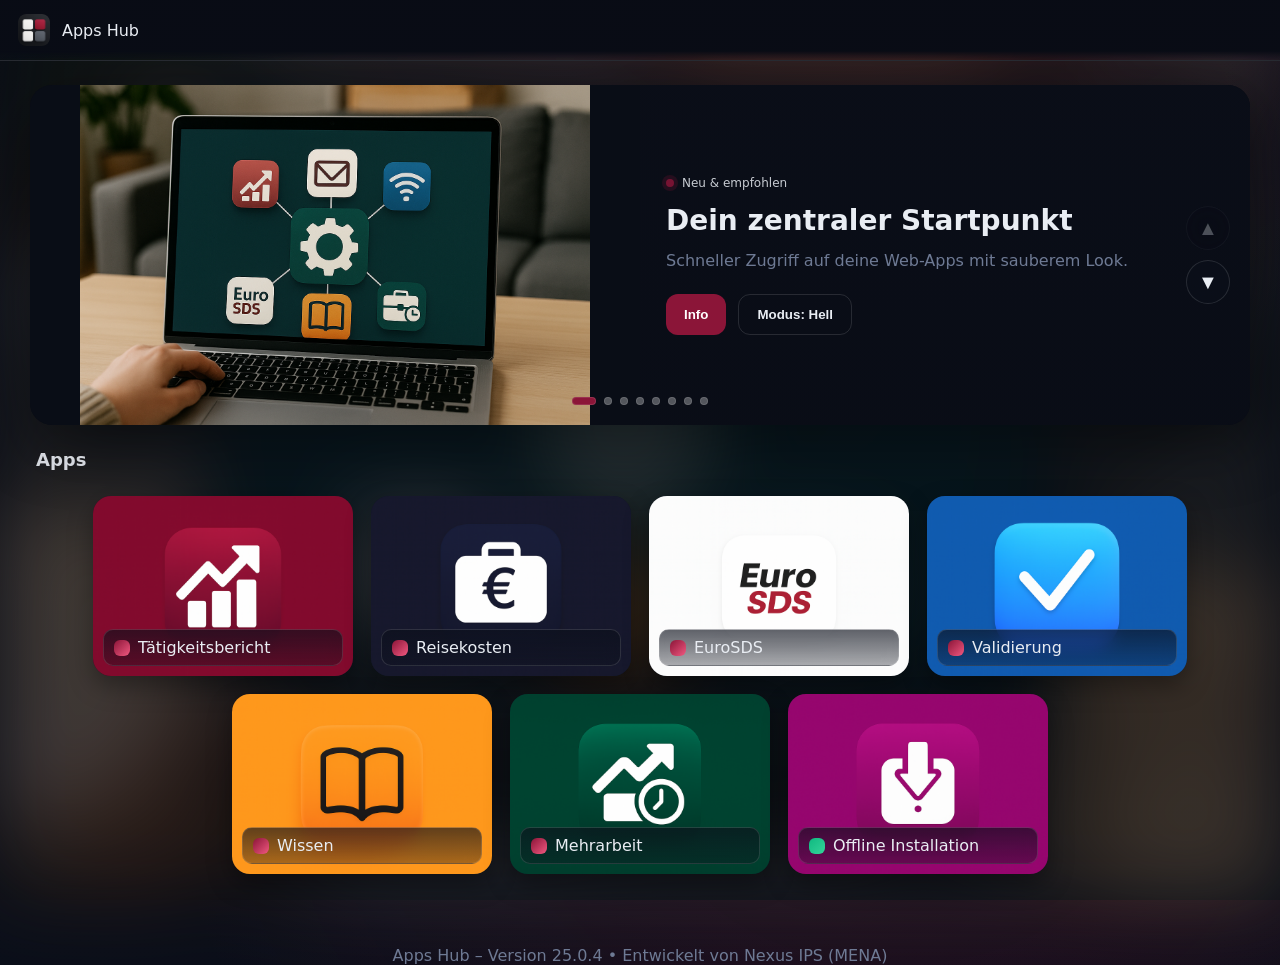
<file: Apps-Hub.html>
<!DOCTYPE html>
<html data-theme="dark" lang="de">
<head>
<meta charset="utf-8" />
<meta name="viewport" content="width=device-width,initial-scale=1,maximum-scale=1,user-scalable=no" />
<title>Apps Hub</title>

<meta name="theme-color" content="#8B1538" />

<style>
:root{
  --brand:#8B1538;
  --bg:#0b0f1a;
  --surface:#111826;
  --text:#e9edf3;
  --muted:#6e7a94;
  --border:rgba(255,255,255,.12);
  --glassA:rgba(12,16,27,.65);
  --glassB:rgba(12,16,27,.35);
  --radius:22px;
  --gap:18px;
  --card-w:260px;
  --card-h:180px;
  --scale-hover:1.06;
  --scale-focus:1.10;
}

html[data-theme="light"]{
  --bg:#f4f6fb;
  --surface:#ffffff;
  --text:#0f172a;
  --muted:#4b556b;
  --border:rgba(15,23,42,.12);
  --glassA:rgba(255,255,255,.75);
  --glassB:rgba(255,255,255,.55);
}

*{box-sizing:border-box;}
html,body{height:100%;}

body{
  margin:0;
  font-family:system-ui,-apple-system,"Segoe UI",Roboto,Arial,sans-serif;
  color:var(--text);
  background:
    radial-gradient(1200px 800px at 70% -10%, color-mix(in srgb,var(--brand),transparent 85%) 15%, transparent 60%),
    linear-gradient(180deg,var(--bg) 0%,color-mix(in srgb,var(--bg),#000 8%) 100%);
  overflow-x:hidden;
}

.backdrop{
  position:fixed; inset:0; z-index:-1;
  pointer-events:none;
  background:center/cover no-repeat;
  filter:blur(40px) saturate(120%) brightness(75%);
  opacity:.35;
  transition:background-image .35s ease;
}

/* HEADER */
header{
  position:sticky; top:0; z-index:10;
  backdrop-filter:blur(12px) saturate(160%);
  background:linear-gradient(180deg, color-mix(in srgb,var(--bg),#000 20%) 85%, transparent);
  border-bottom:1px solid var(--border);
}
.topbar{
  max-width:1400px;
  margin:0 auto;
  padding:14px 18px;
  display:flex;
  align-items:center;
  gap:12px;
}
.logo{
  width:32px; height:32px;
  border-radius:8px;
  overflow:hidden;
}
.logo img{
  width:100%; height:100%; object-fit:contain;
}

/* PAGE */
.page{
  max-width:1400px;
  margin:24px auto 90px;
  padding:0 30px;
}

/* HERO CAROUSEL */
.hero-container{
  position:relative; /* Normal position - scrollt mit der Seite */
  margin:10px 0 6px;
  border-radius:var(--radius);
  overflow:hidden;
  background:color-mix(in srgb,var(--bg),#000 20%);
  box-shadow:0 20px 60px rgba(0,0,0,.35);
}

.hero-wrapper{
  position:relative;
  /* Keine feste Höhe - passt sich automatisch an */
}

.hero{
  display:none; /* Komplett versteckt */
  grid-template-columns:minmax(280px,1fr) minmax(380px,1fr);
  animation:fadeIn 0.5s ease;
}

.hero.active{
  display:grid; /* Nur aktiver Slide sichtbar */
}

@keyframes fadeIn{
  from{
    opacity:0;
    transform:translateY(20px);
  }
  to{
    opacity:1;
    transform:translateY(0);
  }
}

.hero .art{
  min-height:340px;
  background-position:center center;
  background-size:contain;
  background-repeat:no-repeat;
  background-color:color-mix(in srgb,var(--bg),#000 16%);
}
.hero .info{
  padding:28px 26px;
  display:flex;
  flex-direction:column;
  justify-content:center;
  gap:14px;
  background:linear-gradient(180deg, color-mix(in srgb,var(--bg),#000 10%) 0%, color-mix(in srgb,var(--bg),#000 15%) 100%);
}
.badge{
  display:inline-flex; align-items:center; gap:8px;
  font-size:12px; opacity:.85;
}
.badge .dot{
  width:8px; height:8px; border-radius:50%;
  background:var(--brand);
  box-shadow:0 0 0 4px color-mix(in srgb,var(--brand),transparent 75%);
}
.hero h1{margin:0; font-size:28px;}
.hero p{margin:0; color:var(--muted);}
.actions{display:flex; gap:12px; margin-top:10px; flex-wrap:wrap;}
.btn{
  border:none; padding:12px 18px;
  border-radius:12px; font-weight:700;
  cursor:pointer;
  transition:all 0.2s ease;
}
.btn:hover{
  transform:translateY(-2px);
  box-shadow:0 4px 12px rgba(0,0,0,.3);
}
.btn.primary{background:var(--brand); color:#fff;}
.btn.ghost{background:transparent; color:var(--text); border:1px solid var(--border);}

/* HERO NAVIGATION */
.hero-nav{
  position:absolute;
  right:20px;
  top:50%;
  transform:translateY(-50%);
  z-index:5;
  display:flex;
  flex-direction:column;
  gap:10px;
}

.hero-nav-btn{
  width:44px;
  height:44px;
  border:none;
  border-radius:50%;
  background:var(--glassA);
  backdrop-filter:blur(12px);
  border:1px solid var(--border);
  color:var(--text);
  cursor:pointer;
  display:flex;
  align-items:center;
  justify-content:center;
  transition:all 0.2s ease;
  font-size:20px;
}

.hero-nav-btn:hover{
  background:var(--brand);
  transform:scale(1.1);
}

.hero-nav-btn:active{
  transform:scale(0.95);
}

.hero-nav-btn:disabled{
  opacity:0.3;
  cursor:not-allowed;
  background:var(--glassB);
}

/* HERO INDICATORS */
.hero-indicators{
  position:absolute;
  bottom:20px;
  left:50%;
  transform:translateX(-50%);
  display:flex;
  gap:8px;
  z-index:5;
}

.hero-indicator{
  width:8px;
  height:8px;
  border-radius:50%;
  background:rgba(255,255,255,.3);
  border:1px solid var(--border);
  cursor:pointer;
  transition:all 0.3s ease;
}

.hero-indicator.active{
  width:24px;
  border-radius:4px;
  background:var(--brand);
}

/* APPS */
.row{margin-top:24px;}
.row h2{font-size:18px; margin:0 0 10px 6px; opacity:.9;}

.strip{
  display:flex;
  gap:var(--gap);
  justify-content:center;
  flex-wrap:wrap;
  padding:16px 60px 32px;
}

.card{
  position:relative;
  width:var(--card-w); height:var(--card-h);
  border-radius:18px;
  background:var(--surface);
  overflow:hidden;
  cursor:pointer;
  flex-shrink:0;
  box-shadow:0 10px 24px rgba(0,0,0,.35);
  transition:transform 0.2s ease;
}

.card:hover{
  transform:translateY(-4px);
}

.thumb{
  position:absolute; inset:0;
  background:center/cover no-repeat;
}

.label{
  position:absolute; left:10px; right:10px; bottom:10px;
  padding:8px 10px;
  display:flex; align-items:center;
  gap:8px;
  background:linear-gradient(180deg,var(--glassA),var(--glassB));
  border-radius:10px;
  backdrop-filter:blur(8px);
  border:1px solid var(--border);
}

.label .ico{
  width:16px; height:16px; border-radius:6px;
  background:linear-gradient(135deg,var(--brand),#f05880);
}

/* ===== UNIVERSAL HANDY FIX – GILT FÜR ALLE SMARTPHONES ===== */
@media(max-width: 820px){

  .page{
    padding:0 14px;
  }

  .hero-wrapper{
    height:auto;
    min-height:300px;
  }

  .hero{
    grid-template-columns:1fr !important;
    border-radius:var(--radius);
  }

  .hero .art{
    min-height:40vh !important;
    background-position:center !important;
    background-size:contain !important;
  }

  .hero-nav{
    right:10px;
  }

  .hero-nav-btn{
    width:36px;
    height:36px;
    font-size:16px;
  }

  #apps .strip{
    display:grid !important;
    grid-template-columns:repeat(2, 1fr) !important;
    gap:12px !important;
    padding:16px 10px !important;
  }

  #apps .card{
    width:100% !important;
    height:180px !important;
  }
}

/* FOOTER */
footer{
  text-align:center;
  color:var(--muted);
  margin:40px 0;
}

/* MODAL */
.modal{
  display:none;
  position:fixed;
  inset:0;
  z-index:100;
  background:rgba(0,0,0,.85);
  backdrop-filter:blur(8px);
  padding:20px;
  overflow-y:auto;
}

.modal.active{
  display:flex;
  align-items:center;
  justify-content:center;
}

.modal-content{
  background:var(--surface);
  border-radius:var(--radius);
  max-width:700px;
  width:100%;
  max-height:90vh; /* Maximale Höhe begrenzen */
  padding:32px;
  position:relative;
  box-shadow:0 20px 60px rgba(0,0,0,.5);
  animation:modalFadeIn 0.3s ease;
  overflow-y:auto; /* Scrollen ermöglichen */
}

@keyframes modalFadeIn{
  from{
    opacity:0;
    transform:translateY(-20px);
  }
  to{
    opacity:1;
    transform:translateY(0);
  }
}

.modal-header{
  display:flex;
  justify-content:space-between;
  align-items:center;
  margin-bottom:24px;
  padding-bottom:16px;
  border-bottom:1px solid var(--border);
  position:sticky;
  top:-32px;
  background:var(--surface);
  z-index:10;
  margin-top:-32px;
  padding-top:32px;
  margin-left:-32px;
  margin-right:-32px;
  padding-left:32px;
  padding-right:32px;
}

.modal-header h2{
  margin:0;
  font-size:24px;
  color:var(--text);
}

.modal-close{
  background:transparent;
  border:none;
  font-size:28px;
  color:var(--muted);
  cursor:pointer;
  width:36px;
  height:36px;
  display:flex;
  align-items:center;
  justify-content:center;
  border-radius:8px;
  transition:all 0.2s ease;
}

.modal-close:hover{
  background:var(--border);
  color:var(--text);
}

.modal-body{
  color:var(--text);
  line-height:1.7;
}

.modal-body h3{
  color:var(--brand);
  margin:24px 0 12px 0;
  font-size:18px;
}

.modal-body h3:first-child{
  margin-top:0;
}

.modal-body p{
  margin:12px 0;
  color:var(--muted);
}

.modal-body ol, .modal-body ul{
  margin:12px 0;
  padding-left:24px;
}

.modal-body li{
  margin:8px 0;
  color:var(--muted);
}

.modal-body code{
  background:color-mix(in srgb,var(--brand),transparent 85%);
  padding:2px 8px;
  border-radius:4px;
  font-size:14px;
  color:var(--text);
}

.icon-check{
  color:#10b981;
  margin-right:8px;
}

/* EUROSDS MODAL */
.modal-eurosds{
  display:none;
  position:fixed;
  inset:0;
  z-index:100;
  background:rgba(0,0,0,.85);
  backdrop-filter:blur(8px);
  padding:20px;
  align-items:center;
  justify-content:center;
}

.modal-eurosds.active{
  display:flex;
}

.modal-eurosds-content{
  background:var(--surface);
  border-radius:var(--radius);
  max-width:500px;
  width:100%;
  padding:32px;
  position:relative;
  box-shadow:0 20px 60px rgba(0,0,0,.5);
  animation:modalFadeIn 0.3s ease;
}

.modal-eurosds-header{
  display:flex;
  justify-content:space-between;
  align-items:center;
  margin-bottom:20px;
  padding-bottom:16px;
  border-bottom:1px solid var(--border);
}

.modal-eurosds-header h2{
  margin:0;
  font-size:22px;
  color:var(--text);
}

.modal-eurosds-body{
  margin-bottom:24px;
}

.modal-eurosds-body p{
  color:var(--muted);
  margin:0 0 20px 0;
  font-size:14px;
}

.eurosds-option{
  margin:16px 0;
}

.eurosds-option label{
  display:block;
  color:var(--text);
  font-weight:600;
  margin-bottom:8px;
  font-size:14px;
}

.eurosds-input{
  width:100%;
  padding:12px 16px;
  border-radius:10px;
  border:1px solid var(--border);
  background:color-mix(in srgb,var(--bg),#000 10%);
  color:var(--text);
  font-size:15px;
  font-family:inherit;
  transition:all 0.2s ease;
}

.eurosds-input:focus{
  outline:none;
  border-color:var(--brand);
  box-shadow:0 0 0 3px color-mix(in srgb,var(--brand),transparent 85%);
}

.eurosds-input::placeholder{
  color:var(--muted);
}

.eurosds-buttons{
  display:flex;
  gap:10px;
  margin-top:20px;
}

.eurosds-buttons .btn{
  flex:1;
}

.btn-localhost{
  background:#10b981;
  color:#fff;
}

.btn-localhost:hover{
  background:#059669;
}

.btn-custom{
  background:var(--brand);
  color:#fff;
}

.btn-custom:hover{
  background:#a01842;
}

.saved-server{
  margin-top:12px;
  padding:12px;
  background:color-mix(in srgb,var(--brand),transparent 90%);
  border-radius:8px;
  font-size:13px;
  color:var(--muted);
  display:none;
}

.saved-server.active{
  display:block;
}

.saved-server strong{
  color:var(--text);
}
</style>
</head>

<body>

<div class="backdrop" id="backdrop"></div>

<header>
  <div class="topbar">
    <div class="logo">
      <img src="photos/Logo.png" alt="App Logo" id="brandLogo">
    </div>
    <div class="brand">Apps Hub</div>
  </div>
</header>

<main class="page">

<!-- HERO CAROUSEL -->
<section class="hero-container">
  <div class="hero-wrapper" id="heroWrapper">
    
    <!-- Slide 1 -->
    <div class="hero active" data-bg="photos/Hero.png">
      <div class="art" style="background-image:url('photos/Hero.png')"></div>
      <div class="info">
        <div class="badge"><span class="dot"></span> Neu & empfohlen</div>
        <h1>Dein zentraler Startpunkt</h1>
        <p>Schneller Zugriff auf deine Web-Apps mit sauberem Look.</p>
        <div class="actions">
          <button class="btn primary" id="btnInfo">Info</button>
          <button class="btn ghost" id="btnTheme">Modus: Hell</button>
        </div>
      </div>
    </div>

    <!-- Slide 2 -->
    <div class="hero" data-bg="photos/Tätigkeitsbericht.png">
      <div class="art" style="background-image:url('photos/Tätigkeitsbericht.png')"></div>
      <div class="info">
        <div class="badge"><span class="dot"></span> Produktivität</div>
        <h1>Tätigkeitsberichte</h1>
        <p>Erfasse und verwalte deine täglichen Aktivitäten effizient.</p>
        <div class="actions">
          <button class="btn primary" onclick="location.href='Tätigkeitsbericht.html'">Öffnen</button>
        </div>
      </div>
    </div>

    <!-- Slide 3 -->
    <div class="hero" data-bg="photos/Reisekosten.png">
      <div class="art" style="background-image:url('photos/Reisekosten.png')"></div>
      <div class="info">
        <div class="badge"><span class="dot"></span> Finanzen</div>
        <h1>Reisekosten</h1>
        <p>Verwalte deine Reisekosten digital und übersichtlich.</p>
        <div class="actions">
          <button class="btn primary" onclick="location.href='Reisekosten.html'">Öffnen</button>
        </div>
      </div>
    </div>

    <!-- Slide 4 -->
    <div class="hero" data-bg="photos/EuroSDS.png">
      <div class="art" style="background-image:url('photos/EuroSDS.png')"></div>
      <div class="info">
        <div class="badge"><span class="dot"></span> Datenbank</div>
        <h1>EuroSDS System</h1>
        <p>Dokumentations- und Prozessmanagementsystem, das speziell für AEMP / ZSVA (Aufbereitungseinheit für Medizinprodukte).</p>
        <div class="actions">
          <button class="btn primary" id="btnEuroSDS">Öffnen</button>
        </div>
      </div>
    </div>

    <!-- Slide 5 -->
    <div class="hero" data-bg="photos/Validierung.png">
      <div class="art" style="background-image:url('photos/Validierung.png')"></div>
      <div class="info">
        <div class="badge"><span class="dot"></span> Qualität</div>
        <h1>Validierung</h1>
        <p>Validiere und prüfe deine Prozesse systematisch.</p>
        <div class="actions">
          <button class="btn primary" onclick="location.href='Validierung.html'">Öffnen</button>
        </div>
      </div>
    </div>

    <!-- Slide 6 -->
    <div class="hero" data-bg="photos/Wissen.png">
      <div class="art" style="background-image:url('photos/Wissen.png')"></div>
      <div class="info">
        <div class="badge"><span class="dot"></span> Wissensdatenbank</div>
        <h1>Wissen</h1>
        <p>Zentrale Wissensdatenbank für alle wichtigen Informationen.</p>
        <div class="actions">
          <button class="btn primary" onclick="location.href='Wissen.html'">Öffnen</button>
        </div>
      </div>
    </div>

    <!-- Slide 7 -->
    <div class="hero" data-bg="photos/Mehrarbeit.png">
      <div class="art" style="background-image:url('photos/Mehrarbeit.png')"></div>
      <div class="info">
        <div class="badge"><span class="dot"></span> Zeiterfassung</div>
        <h1>Mehrarbeit</h1>
        <p>Erfasse und verwalte deine Überstunden und Mehrarbeit.</p>
        <div class="actions">
          <button class="btn primary" onclick="location.href='Mehrarbeit.html'">Öffnen</button>
        </div>
      </div>
    </div>

    <!-- Slide 8 - Install -->
    <div class="hero" data-bg="photos/Install.png">
      <div class="art" style="background-image:url('photos/Install.png')"></div>
      <div class="info">
        <div class="badge"><span class="dot"></span> Offline Installation</div>
        <h1>Nexus IPS Offline</h1>
        <p>Lade alle Apps als ZIP-Paket herunter und nutze sie offline auf deinem PC.</p>
        <div class="actions">
          <button class="btn primary" id="btnDownloadZip">ZIP herunterladen</button>
          <button class="btn ghost" id="btnAnleitung">Installationsanleitung</button>
        </div>
      </div>
    </div>

  </div>

  <!-- Navigation Buttons -->
  <div class="hero-nav">
    <button class="hero-nav-btn" id="btnPrev" title="Vorheriges">▲</button>
    <button class="hero-nav-btn" id="btnNext" title="Nächstes">▼</button>
  </div>

  <!-- Indicators -->
  <div class="hero-indicators" id="heroIndicators"></div>
</section>

<section class="row" id="apps">
<h2>Apps</h2>
<div class="strip">

<!-- Tätigkeitsbericht -->
<article class="card" data-img="photos/Tätigkeitsbericht.png" data-bg="photos/Tätigkeitsbericht.png" data-link="Tätigkeitsbericht.html">
  <div class="thumb"></div>
  <div class="label"><span class="ico"></span>Tätigkeitsbericht</div>
</article>

<!-- Reisekosten -->
<article class="card" data-img="photos/Reisekosten.png" data-bg="photos/Reisekosten.png" data-link="Reisekosten.html">
  <div class="thumb"></div>
  <div class="label"><span class="ico"></span>Reisekosten</div>
</article>

<!-- EuroSDS -->
<article class="card" data-img="photos/EuroSDS.png" data-bg="photos/EuroSDS.png" data-eurosds="true">
  <div class="thumb"></div>
  <div class="label"><span class="ico"></span>EuroSDS</div>
</article>

<!-- Validierung -->
<article class="card" data-img="photos/Validierung.png" data-bg="photos/Validierung.png" data-link="Validierung.html">
  <div class="thumb"></div>
  <div class="label"><span class="ico"></span>Validierung</div>
</article>

<!-- Wissen -->
<article class="card" data-img="photos/Wissen.png" data-bg="photos/Wissen.png" data-link="Wissen.html">
  <div class="thumb"></div>
  <div class="label"><span class="ico"></span>Wissen</div>
</article>

<!-- Mehrarbeit -->
<article class="card" data-img="photos/Mehrarbeit.png" data-bg="photos/Mehrarbeit.png" data-link="Mehrarbeit.html">
  <div class="thumb"></div>
  <div class="label"><span class="ico"></span>Mehrarbeit</div>
</article>

<!-- Install -->
<article class="card" data-img="photos/Install.png" data-bg="photos/Install.png" data-install="true">
  <div class="thumb"></div>
  <div class="label"><span class="ico" style="background:linear-gradient(135deg,#10b981,#34d399)"></span>Offline Installation</div>
</article>

</div>
</section>

<footer>Apps Hub – Version 25.0.4 • Entwickelt von Nexus IPS (MENA)</footer>

</main>

<!-- INSTALLATIONSANLEITUNG MODAL -->
<div class="modal" id="modalAnleitung">
  <div class="modal-content">
    <div class="modal-header">
      <h2>📦 Installationsanleitung</h2>
      <button class="modal-close" onclick="closeModal()">×</button>
    </div>
    <div class="modal-body">
      
      <h3>Schritt 1: ZIP herunterladen</h3>
      <ol>
        <li>Klicke auf den Button <code>Jetzt herunterladen</code></li>
        <li>Speichere die Datei <code>Nexus-ips.zip</code> auf deinem Computer</li>
      </ol>
      
      <div style="text-align:center;margin:20px 0;">
        <button class="btn btn-custom" onclick="downloadZip()">📦 Nexus-ips.zip herunterladen</button>
      </div>

      <h3>Schritt 2: ZIP entpacken</h3>
      <ol>
        <li>Rechtsklick auf <code>Nexus-ips.zip</code></li>
        <li>Wähle "Alle extrahieren..." oder "Entpacken nach..."</li>
        <li>Wähle einen Speicherort (z.B. Desktop oder Dokumente)</li>
      </ol>

      <h3>Schritt 3: Apps starten</h3>
      <ol>
        <li>Öffne den entpackten Ordner <code>Nexus-ips</code></li>
        <li>Doppelklick auf <code>Apps-Hub.html</code></li>
        <li>Die Hauptseite öffnet sich in deinem Browser</li>
      </ol>

      <h3>✅ Das funktioniert offline:</h3>
      <ul>
        <li><span class="icon-check">✓</span> Alle Apps ohne Internet-Verbindung</li>
        <li><span class="icon-check">✓</span> Alle Bilder und Funktionen lokal verfügbar</li>
        <li><span class="icon-check">✓</span> Keine Installation erforderlich</li>
        <li><span class="icon-check">✓</span> Funktioniert auf Windows, Mac & Linux</li>
      </ul>

      <h3>💡 Tipp: Lesezeichen erstellen</h3>
      <p>Für schnellen Zugriff:</p>
      <ol>
        <li>Öffne <code>Apps-Hub.html</code> im Browser</li>
        <li>Drücke <code>Strg + D</code> (Windows) oder <code>Cmd + D</code> (Mac)</li>
        <li>Speichere als Lesezeichen</li>
      </ol>

      <h3>🔧 Systemanforderungen</h3>
      <ul>
        <li>Browser: Chrome, Firefox, Edge oder Safari</li>
        <li>Keine zusätzliche Software nötig</li>
      </ul>

    </div>
  </div>
</div>

<!-- EUROSDS SERVER AUSWAHL MODAL -->
<div class="modal-eurosds" id="modalEuroSDS">
  <div class="modal-eurosds-content">
    <div class="modal-eurosds-header">
      <h2>EuroSDS Server wählen</h2>
      <button class="modal-close" onclick="closeEuroSDSModal()">×</button>
    </div>
    <div class="modal-eurosds-body">
      <p>Wähle den Server für EuroSDS:</p>
      
      <div class="eurosds-option">
        <button class="btn btn-localhost" onclick="openEuroSDS('localhost')" style="width:100%;">
          🖥️ Localhost (dieser PC)
        </button>
      </div>
      
      <div class="eurosds-option">
        <label>Eigener Server:</label>
        <input 
          type="text" 
          id="euroSDSServerInput" 
          class="eurosds-input" 
          placeholder="z.B. 192.168.1.100 oder server-name"
        >
        <div class="saved-server" id="savedServerInfo">
          Gespeichert: <strong id="savedServerName"></strong>
        </div>
      </div>

      <div class="eurosds-buttons">
        <button class="btn ghost" onclick="closeEuroSDSModal()">Abbrechen</button>
        <button class="btn btn-custom" onclick="openEuroSDSCustom()">Verbinden</button>
      </div>
    </div>
  </div>
</div>

<script>
(function(){

  const backdrop=document.getElementById('backdrop');
  const heroWrapper=document.getElementById('heroWrapper');
  const heroes=Array.from(document.querySelectorAll('.hero'));
  const btnPrev=document.getElementById('btnPrev');
  const btnNext=document.getElementById('btnNext');
  const indicatorsContainer=document.getElementById('heroIndicators');

  let currentIndex=0;
  let autoplayInterval=null;

  /* Indicators erstellen */
  heroes.forEach((_, i)=>{
    const dot=document.createElement('div');
    dot.className='hero-indicator';
    if(i===0) dot.classList.add('active');
    dot.onclick=()=>goToSlide(i);
    indicatorsContainer.appendChild(dot);
  });

  const indicators=Array.from(document.querySelectorAll('.hero-indicator'));

  function updateHero(){
    heroes.forEach((h,i)=>{
      h.classList.toggle('active', i===currentIndex);
    });
    
    indicators.forEach((ind,i)=>{
      ind.classList.toggle('active', i===currentIndex);
    });

    // Backdrop aktualisieren
    const bg=heroes[currentIndex].dataset.bg;
    if(bg) backdrop.style.backgroundImage=`url('${bg}')`;

    // Buttons aktivieren/deaktivieren
    btnPrev.disabled = currentIndex===0;
    btnNext.disabled = currentIndex===heroes.length-1;
  }

  function goToSlide(index){
    if(index<0 || index>=heroes.length) return;
    currentIndex=index;
    updateHero();
    resetAutoplay(); // Reset timer bei manueller Navigation
  }

  // Autoplay Funktionen
  function startAutoplay(){
    stopAutoplay();
    autoplayInterval = setInterval(()=>{
      const nextIndex = (currentIndex + 1) % heroes.length; // Loop zurück zu 0
      goToSlide(nextIndex);
    }, 15000); // 15 Sekunden
  }

  function stopAutoplay(){
    if(autoplayInterval){
      clearInterval(autoplayInterval);
      autoplayInterval = null;
    }
  }

  function resetAutoplay(){
    stopAutoplay();
    startAutoplay();
  }

  btnPrev.onclick=()=>goToSlide(currentIndex-1);
  btnNext.onclick=()=>goToSlide(currentIndex+1);

  // Tastatur-Navigation
  document.addEventListener('keydown', e=>{
    if(e.key==='ArrowUp') goToSlide(currentIndex-1);
    if(e.key==='ArrowDown') goToSlide(currentIndex+1);
  });

  // Touch-Swipe für Mobile
  let touchStartY=0;
  heroWrapper.addEventListener('touchstart', e=>{
    touchStartY=e.touches[0].clientY;
  }, {passive:true});

  heroWrapper.addEventListener('touchend', e=>{
    const touchEndY=e.changedTouches[0].clientY;
    const diff=touchStartY-touchEndY;
    if(Math.abs(diff)>50){
      if(diff>0) goToSlide(currentIndex+1);
      else goToSlide(currentIndex-1);
    }
  }, {passive:true});

  /* Kachelbilder setzen */
  document.querySelectorAll('.card').forEach(c=>{
    const t=c.querySelector('.thumb');
    const img=c.dataset.img;
    if(img) t.style.backgroundImage=`url('${img}')`;
  });

  /* Backdrop dynamisch bei Kachel-Hover */
  function setBackdrop(card){
    const url=card?.dataset?.bg || "";
    if(url) backdrop.style.backgroundImage=`url('${url}')`;
  }

  document.addEventListener('mouseenter',e=>{
    const c=e.target.closest?.('.card');
    if(c) setBackdrop(c);
  },true);

  document.addEventListener('mouseleave',e=>{
    const c=e.target.closest?.('.card');
    if(c){
      // Zurück zum aktuellen Hero-Hintergrund
      const bg=heroes[currentIndex].dataset.bg;
      if(bg) backdrop.style.backgroundImage=`url('${bg}')`;
    }
  },true);

  /* Klick auf Kacheln */
  document.addEventListener('click',e=>{
    const c=e.target.closest?.('.card');
    if(c){
      // EuroSDS spezielle Behandlung - Modal öffnen
      if(c.dataset.eurosds === 'true'){
        openEuroSDSModal();
        return;
      }
      
      // Install-Kachel - öffnet Installationsanleitung
      if(c.dataset.install === 'true'){
        openModal();
        return;
      }
      
      // Normale Apps
      const href=c.dataset.link;
      if(href) location.href = href;
    }
  });

  /* EuroSDS Button im Hero */
  const btnEuroSDS = document.getElementById('btnEuroSDS');
  if(btnEuroSDS){
    btnEuroSDS.onclick = function(){
      openEuroSDSModal();
    };
  }

  /* Theme */
  const themeBtn=document.getElementById('btnTheme');
  function apply(t){
    document.documentElement.setAttribute('data-theme',t);
    localStorage.setItem('theme',t);
    themeBtn.textContent = t==='light' ? 'Modus: Dunkel' : 'Modus: Hell';
  }
  apply(localStorage.getItem('theme')||'dark');

  themeBtn.onclick=()=>apply(
    document.documentElement.getAttribute('data-theme')==='light'?'dark':'light'
  );

  // Initial update
  updateHero();

  // Autoplay starten
  startAutoplay();

  // Pause bei Hover über Hero
  heroWrapper.addEventListener('mouseenter', stopAutoplay);
  heroWrapper.addEventListener('mouseleave', startAutoplay);

  /* MODAL FUNKTIONEN */
  const modal = document.getElementById('modalAnleitung');
  const btnAnleitung = document.getElementById('btnAnleitung');
  const btnDownloadZip = document.getElementById('btnDownloadZip');

  window.openModal = function(){
    modal.classList.add('active');
    document.body.style.overflow = 'hidden'; // Verhindert Hintergrund-Scrollen
  };

  window.closeModal = function(){
    modal.classList.remove('active');
    document.body.style.overflow = ''; // Scrollen wieder erlauben
  };

  // ZIP Download Funktion für Modal
  window.downloadZip = function(){
    const zipUrl = 'Nexus-ips.zip';
    window.location.href = zipUrl;
  };

  if(btnAnleitung){
    btnAnleitung.onclick = openModal;
  }

  // ZIP Download Handler - einfacher direkter Download
  if(btnDownloadZip){
    btnDownloadZip.onclick = function(){
      window.location.href = 'Nexus-ips.zip';
    };
  }

  // Schließen bei Klick außerhalb des Modals
  modal.addEventListener('click', function(e){
    if(e.target === modal){
      closeModal();
    }
  });

  // Schließen mit ESC-Taste
  document.addEventListener('keydown', function(e){
    if(e.key === 'Escape' && modal.classList.contains('active')){
      closeModal();
    }
  });

  /* EUROSDS MODAL FUNKTIONEN */
  const modalEuroSDS = document.getElementById('modalEuroSDS');
  const euroSDSServerInput = document.getElementById('euroSDSServerInput');
  const savedServerInfo = document.getElementById('savedServerInfo');
  const savedServerName = document.getElementById('savedServerName');

  // Zeige gespeicherten Server beim Laden
  const savedServer = localStorage.getItem('euroSDSServer');
  if(savedServer){
    euroSDSServerInput.value = savedServer;
    savedServerName.textContent = savedServer;
    savedServerInfo.classList.add('active');
  }

  window.openEuroSDSModal = function(){
    modalEuroSDS.classList.add('active');
    document.body.style.overflow = 'hidden';
    // Fokussiere das Eingabefeld
    setTimeout(() => euroSDSServerInput.focus(), 100);
  };

  window.closeEuroSDSModal = function(){
    modalEuroSDS.classList.remove('active');
    document.body.style.overflow = '';
  };

  window.openEuroSDS = function(host){
    window.open(`https://${host}:8092/eurosds`, '_blank');
    closeEuroSDSModal();
  };

  window.openEuroSDSCustom = function(){
    const customServer = euroSDSServerInput.value.trim();
    if(!customServer){
      alert('Bitte gib einen Server-Namen oder eine IP-Adresse ein.');
      euroSDSServerInput.focus();
      return;
    }
    // Speichere den Server
    localStorage.setItem('euroSDSServer', customServer);
    // Öffne EuroSDS
    openEuroSDS(customServer);
  };

  // Enter-Taste im Eingabefeld
  euroSDSServerInput.addEventListener('keypress', function(e){
    if(e.key === 'Enter'){
      openEuroSDSCustom();
    }
  });

  // Schließen bei Klick außerhalb
  modalEuroSDS.addEventListener('click', function(e){
    if(e.target === modalEuroSDS){
      closeEuroSDSModal();
    }
  });

  // ESC-Taste
  document.addEventListener('keydown', function(e){
    if(e.key === 'Escape' && modalEuroSDS.classList.contains('active')){
      closeEuroSDSModal();
    }
  });

})();
</script>

</body>
</html>
</file>
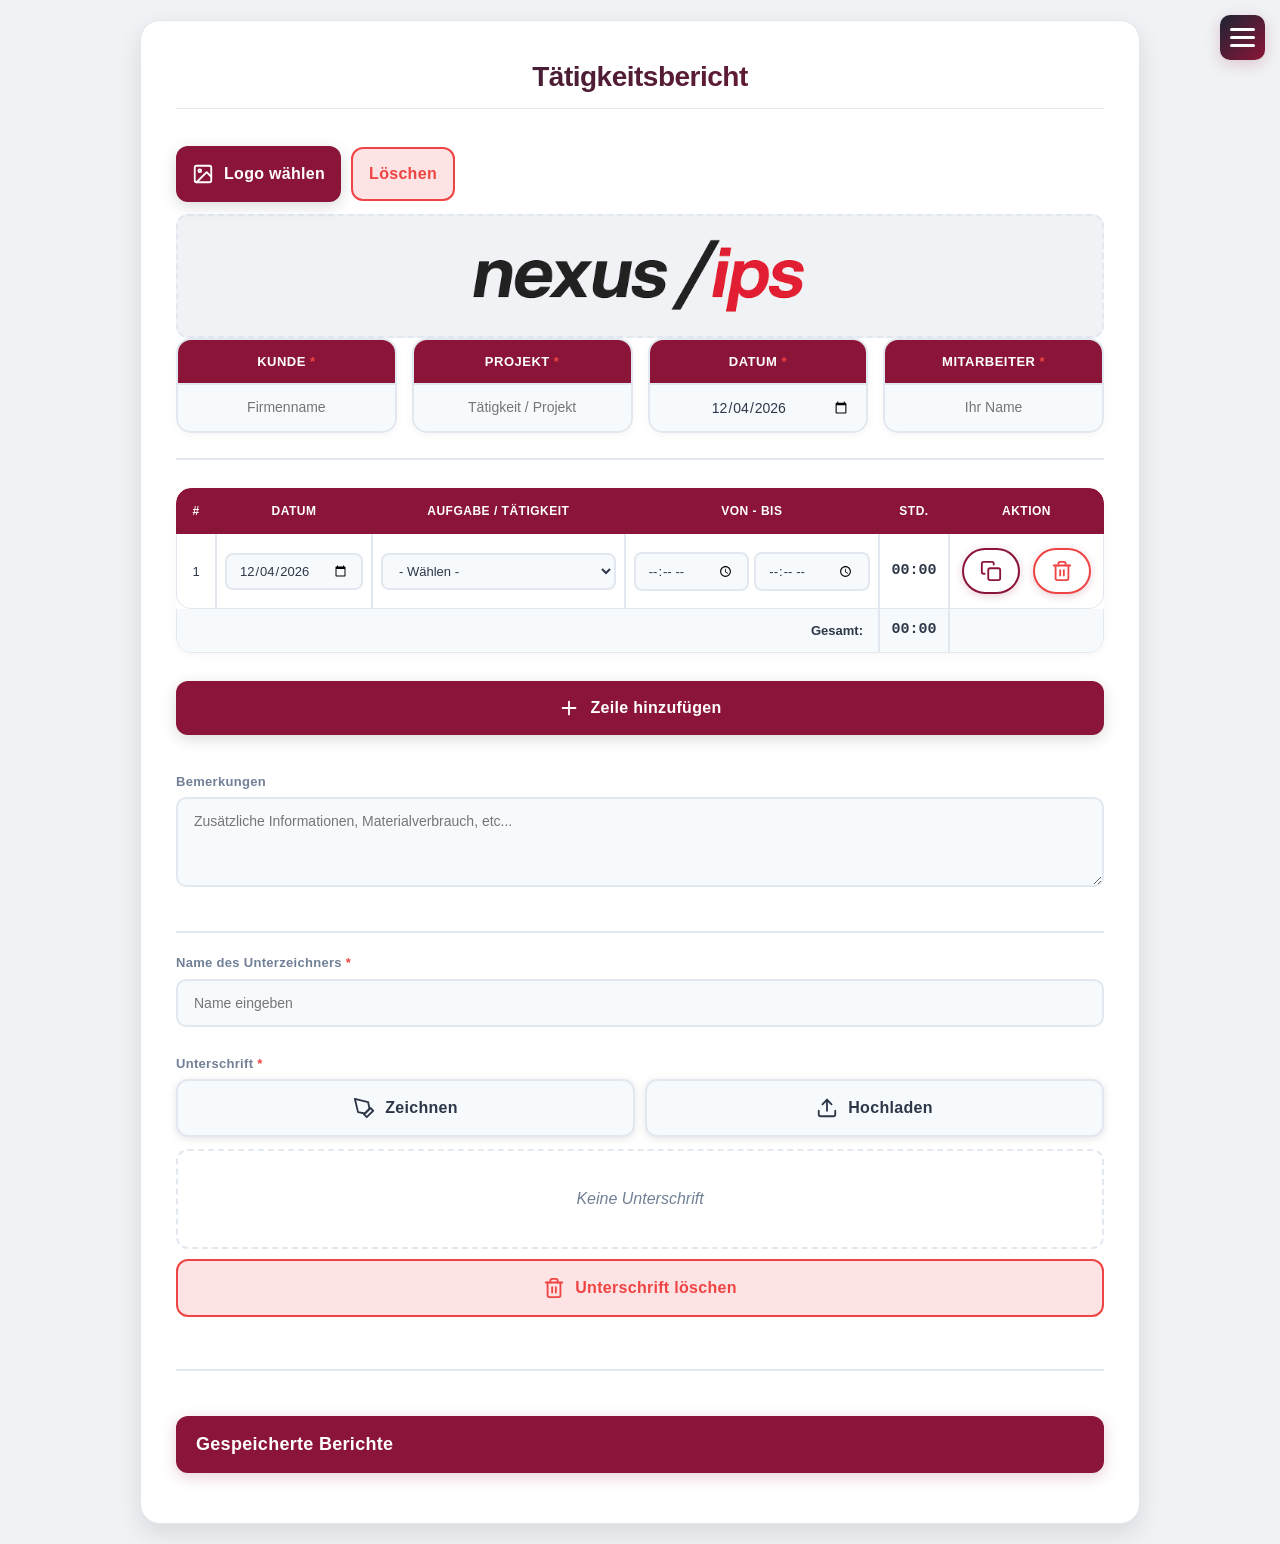
<file: Tätigkeitsbericht.html>
<!DOCTYPE html>
<!-- saved from url=(0061)https://mehdinavidi.github.io/NVD/T%C3%A4tigkeitsbericht.html -->
<html lang="de"><head><meta http-equiv="Content-Type" content="text/html; charset=UTF-8">
  
  <meta name="viewport" content="width=device-width, initial-scale=1, maximum-scale=1, viewport-fit=cover, user-scalable=no">
  <meta name="mobile-web-app-capable" content="yes">
  <title>Tätigkeitsbericht Pro</title>

  <style>
    /* ==================== DESIGN SYSTEM (Dunkelblau/Rot) ==================== */
    :root {
      /* --- DARK MODE (Standard) --- */
      --bg-app: #1E2434;
      --bg-panel: #252d3d;
      --bg-input: #2a3240;
      --bg-hover: #323b4d;
      --border-color: #3a4150;
      --text-main: #e2e8f0;
      --text-muted: #a0aec0;
      
      --accent-primary: #8B1538;
      --accent-hover: #6B1028;
      --accent-glow: rgba(139, 21, 56, 0.4);
      --danger: #ef4444;
      
      --gradient-header: linear-gradient(135deg, #1E2434 0%, #8B1538 100%);
      --shadow-panel: 0 20px 60px rgba(0,0,0,0.4);
    }

    /* --- LIGHT MODE OVERRIDES --- */
    body.light-theme {
      --bg-app: #f0f2f5;
      --bg-panel: #ffffff;
      --bg-input: #f7fafc;
      --bg-hover: #edf2f7;
      --border-color: #e2e8f0;
      --text-main: #2d3748;
      --text-muted: #718096;
      
      --accent-primary: #8B1538;
      --accent-hover: #6B1028;
      --accent-glow: rgba(139, 21, 56, 0.2);
      
      --gradient-header: linear-gradient(135deg, #1E2434 0%, #8B1538 100%);
      --shadow-panel: 0 10px 25px rgba(0,0,0,0.1);
    }

    /* ==================== GLOBAL STYLES ==================== */
    * { margin: 0; padding: 0; box-sizing: border-box; -webkit-tap-highlight-color: transparent; }

    body {
      font-family: -apple-system, BlinkMacSystemFont, 'Segoe UI', Roboto, Oxygen, Ubuntu, Cantarell, sans-serif;
      background-color: var(--bg-app);
      color: var(--text-main);
      padding: 20px;
      min-height: 100vh;
      line-height: 1.5;
      transition: background-color 0.3s, color 0.3s;
      -webkit-font-smoothing: antialiased;
      -moz-osx-font-smoothing: grayscale;
    }

    /* Container Panel */
    .container {
      max-width: 1000px;
      margin: 0 auto;
      background: var(--bg-panel);
      padding: 35px;
      border-radius: 20px;
      border: 1px solid var(--border-color);
      box-shadow: var(--shadow-panel);
      animation: fadeIn 0.4s ease-out;
    }
    @keyframes fadeIn{from{opacity:0;transform:translateY(20px)}to{opacity:1;transform:translateY(0)}}

    /* Typography */
    h1 {
      font-size: 28px;
      font-weight: 800;
      margin-bottom: 25px;
      color: var(--text-main);
      letter-spacing: -0.5px;
      padding-bottom: 10px;
      border-bottom: 1px solid var(--border-color);
      text-align: center;
    }
    
    /* Light mode h1 with gradient */
    body.light-theme h1 {
      background: var(--gradient-header);
      -webkit-background-clip: text;
      -webkit-text-fill-color: transparent;
    }

    h2 {
      font-size: 18px;
      color: #fff;
      background: var(--accent-primary);
      padding: 15px 20px;
      border-radius: 12px;
      margin: 25px 0 15px 0;
      font-weight: 700;
      letter-spacing: 0.3px;
      box-shadow: 0 4px 15px var(--accent-glow);
    }

    /* Form Elements */
    .label {
      color: var(--text-muted);
      font-size: 13px;
      font-weight: 600;
      letter-spacing: 0.3px;
      margin-bottom: 6px;
      display: block;
    }

    .required {
      color: var(--danger);
      font-weight: 700;
    }

    input, select, textarea {
      width: 100%;
      padding: 14px 16px;
      background: var(--bg-input);
      border: 2px solid var(--border-color);
      border-radius: 10px;
      color: var(--text-main);
      font-family: inherit;
      font-size: 14px;
      transition: all 0.3s ease;
      margin-bottom: 12px;
    }

    input:hover, select:hover, textarea:hover {
      border-color: var(--bg-hover);
      background: var(--bg-panel);
    }

    input:focus, select:focus, textarea:focus {
      outline: none;
      border-color: var(--accent-primary);
      box-shadow: 0 0 0 3px var(--accent-glow);
      background: var(--bg-panel);
      transform: translateY(-1px);
    }
    
    textarea { min-height: 90px; resize: vertical; }

    /* Light Mode Input Styles */
    body.light-theme input,
    body.light-theme select,
    body.light-theme textarea {
      background: #f7fafc;
      border-color: #e2e8f0;
      color: #2d3748;
    }

    body.light-theme input:hover,
    body.light-theme select:hover,
    body.light-theme textarea:hover {
      background: #fff;
      border-color: #cbd5e0;
    }

    body.light-theme input:focus,
    body.light-theme select:focus,
    body.light-theme textarea:focus {
      background: #fff;
      border-color: #8B1538;
    }

    /* Header Grid Layout */
    .header-grid {
      display: grid;
      grid-template-columns: repeat(auto-fit, minmax(220px, 1fr));
      gap: 15px;
      border-bottom: 2px solid var(--border-color);
      padding-bottom: 25px;
      margin-bottom: 28px;
    }

    .header-grid > div {
      background: var(--bg-input);
      border: 2px solid var(--border-color);
      border-radius: 15px;
      overflow: hidden;
      box-shadow: 0 2px 8px rgba(0,0,0,0.04);
      transition: all 0.3s ease;
    }

    .header-grid > div:hover {
      box-shadow: 0 8px 25px rgba(0,0,0,0.08);
      transform: translateY(-2px);
      border-color: var(--accent-primary);
    }

    .header-grid .label {
      background: var(--accent-primary);
      color: #fff;
      padding: 12px 16px;
      margin: 0;
      border-radius: 0;
      font-size: 13px;
      text-align: center;
      font-weight: 700;
      letter-spacing: 0.5px;
      text-transform: uppercase;
    }

    .header-grid input {
      margin: 0;
      border-radius: 0;
      border: none;
      border-top: 2px solid var(--border-color);
      font-size: 14px;
      padding: 14px 16px;
      text-align: center;
      background: var(--bg-panel);
    }

    /* Buttons Standard */
    .btn {
      background: var(--accent-primary);
      color: #fff;
      border: none;
      padding: 16px;
      border-radius: 12px;
      font-weight: 700;
      cursor: pointer;
      font-size: 16px;
      transition: all 0.3s;
      box-shadow: 0 4px 15px rgba(0,0,0,0.15);
      display: inline-flex;
      align-items: center;
      justify-content: center;
      gap: 10px;
      text-decoration: none;
      width: 100%;
      margin: 12px 0;
      position: relative;
      overflow: hidden;
      letter-spacing: 0.3px;
    }

    .btn::before {
      content: '';
      position: absolute;
      top: 50%;
      left: 50%;
      width: 0;
      height: 0;
      border-radius: 50%;
      background: rgba(255,255,255,0.2);
      transform: translate(-50%,-50%);
      transition: width 0.6s, height 0.6s;
    }

    .btn:hover::before {
      width: 300px;
      height: 300px;
    }
    
    .btn:hover {
      background: var(--accent-hover);
      transform: translateY(-2px);
      box-shadow: 0 8px 25px rgba(0,0,0,0.2);
    }
    
    .btn:active { 
      transform: translateY(0);
      box-shadow: 0 4px 15px rgba(0,0,0,0.15);
    }

    /* Secondary Button Style */
    .btn-secondary {
      background: var(--bg-input);
      color: var(--text-main);
      border: 2px solid var(--border-color);
      box-shadow: 0 2px 8px rgba(0,0,0,0.1);
    }
    .btn-secondary:hover {
      background: var(--bg-hover);
      border-color: var(--text-muted);
    }

    /* Danger Button */
    .btn-danger {
      background: rgba(239, 68, 68, 0.15);
      color: var(--danger);
      box-shadow: none;
      border: 2px solid var(--danger);
    }
    .btn-danger:hover {
      background: var(--danger);
      color: white;
    }

    /* Table Icons / Row Buttons */
    .btn-row {
      display: inline-flex;
      align-items: center;
      gap: 6px;
      padding: 10px 16px;
      margin: 4px;
      border-radius: 9999px;
      font-size: 13px;
      font-weight: 600;
      cursor: pointer;
      background: var(--bg-panel);
      border: 2px solid var(--accent-primary);
      color: var(--accent-primary);
      transition: all 0.3s ease;
      box-shadow: 0 2px 8px var(--accent-glow);
    }
    .btn-row:hover { 
      background: var(--accent-primary); 
      color: #fff;
      transform: translateY(-2px);
      box-shadow: 0 4px 12px var(--accent-glow);
    }
    .btn-row:active { transform: translateY(0); }
    .btn-row.danger { border-color: var(--danger); color: var(--danger); }
    .btn-row.danger:hover { background: var(--danger); color: #fff; }

    /* SVG Icons Styling */
    .icon {
      width: 22px;
      height: 22px;
      fill: none;
      stroke: currentColor;
      stroke-width: 2;
      stroke-linecap: round;
      stroke-linejoin: round;
    }

    /* Table Styling */
    .table-wrap {
      overflow-x: auto;
      margin: 16px 0;
      border-radius: 15px;
      box-shadow: 0 2px 8px rgba(0,0,0,0.04);
    }
    
    table {
      width: 100%;
      border-collapse: separate;
      border-spacing: 0;
      min-width: 700px;
      background: var(--bg-panel);
    }
    
    th {
      background: var(--accent-primary);
      color: #fff;
      padding: 14px 10px;
      font-size: 12px;
      text-align: center;
      font-weight: 700;
      letter-spacing: 0.5px;
      text-transform: uppercase;
      border: none;
    }

    th:first-child { border-top-left-radius: 15px; }
    th:last-child { border-top-right-radius: 15px; }
    
    td {
      border: 1px solid var(--border-color);
      border-top: none;
      padding: 10px 8px;
      text-align: center;
      font-size: 13px;
      color: var(--text-main);
      vertical-align: middle;
      background: var(--bg-panel);
      transition: all 0.2s ease;
    }
    
    tr:hover td { background: var(--bg-hover); }
    tr:last-child td:first-child { border-bottom-left-radius: 15px; }
    tr:last-child td:last-child { border-bottom-right-radius: 15px; }

    td input, td select {
      margin: 0;
      padding: 8px 12px;
      font-size: 13px;
      border-radius: 8px;
    }

    tfoot td {
      background: var(--bg-input);
      font-weight: bold;
      border-color: var(--border-color);
    }

    .hours { 
      font-weight: 700; 
      color: var(--text-main); 
      font-family: monospace; 
      font-size: 15px; 
    }

    /* Stats Area */
    .stats {
      background: var(--accent-primary);
      color: #fff;
      border-radius: 15px;
      padding: 22px;
      margin: 18px 0;
      display: none;
      box-shadow: 0 10px 35px var(--accent-glow);
      transition: all 0.3s ease;
    }
    .stats:hover {
      transform: scale(1.02);
      box-shadow: 0 15px 45px var(--accent-glow);
    }
    .stats-grid {
      display: grid;
      grid-template-columns: repeat(auto-fit, minmax(130px, 1fr));
      gap: 14px;
      margin-top: 14px;
    }
    .stat-item {
      background: rgba(255,255,255,0.15);
      backdrop-filter: blur(10px);
      padding: 14px;
      border-radius: 10px;
      text-align: center;
      transition: all 0.3s ease;
      border: 1px solid rgba(255,255,255,0.2);
    }
    .stat-item:hover {
      background: rgba(255,255,255,0.25);
      transform: translateY(-2px);
    }
    .stat-label { 
      font-size: 11px; 
      opacity: 0.9;
      letter-spacing: 0.5px;
      text-transform: uppercase;
    }
    .stat-value { 
      font-size: 22px; 
      font-weight: 700; 
      margin-top: 6px;
    }

    /* Upload & Signature Previews */
    .sig-preview, .logo-preview {
      border: 2px dashed var(--border-color);
      background: var(--bg-app);
      border-radius: 12px;
      padding: 20px;
      display: flex;
      align-items: center;
      justify-content: center;
      min-height: 100px;
      margin-top: 12px;
      transition: all 0.3s;
    }
    .sig-preview:hover, .logo-preview:hover { 
      border-color: var(--accent-primary);
      background: var(--bg-input);
    }
    
    /* White background for signature in dark mode */
    .sig-preview {
      background: #fff;
    }
    
    .sig-preview img, .logo-preview img { 
      max-height: 80px; 
      max-width: 100%; 
      object-fit: contain; 
    }
    .placeholder { 
      color: var(--text-muted); 
      font-style: italic; 
      font-weight: 500;
    }
    
    /* Modal */
    .modal {
      display: none;
      position: fixed; 
      top: 0; 
      left: 0; 
      width: 100%; 
      height: 100%;
      background: rgba(0,0,0,0.85);
      z-index: 2000;
      backdrop-filter: blur(5px);
      align-items: center;
      justify-content: center;
    }
    .modal-content {
      background: var(--bg-panel);
      border: 1px solid var(--border-color);
      color: var(--text-main);
      padding: 30px;
      width: 95%;
      max-width: 800px;
      border-radius: 20px;
      box-shadow: 0 25px 70px rgba(0, 0, 0, 0.5);
      animation: modalFadeIn 0.3s ease;
    }
    @keyframes modalFadeIn{from{opacity:0;transform:scale(0.9)}to{opacity:1;transform:scale(1)}}

    .modal-title {
      font-size: 22px;
      font-weight: 800;
      margin-bottom: 20px;
      color: var(--text-main);
      letter-spacing: -0.3px;
    }
    .close {
      float: right;
      font-size: 32px;
      font-weight: 700;
      cursor: pointer;
      color: var(--text-muted);
      transition: all 0.3s ease;
      line-height: 1;
    }
    .close:hover {
      color: var(--text-main);
      transform: rotate(90deg);
    }
    .modal-btns { 
      display: grid; 
      grid-template-columns: 1fr 1fr 1fr; 
      gap: 12px; 
      margin-top: 20px; 
    }
    .canvas-box {
      background: #fff;
      border-radius: 15px;
      height: 300px;
      position: relative;
      cursor: crosshair;
      margin: 15px 0;
      border: 3px solid var(--accent-primary);
      box-shadow: 0 8px 25px var(--accent-glow);
      overflow: hidden;
    }
    #sigCanvas {
      width: 100%;
      height: 100%;
      touch-action: none;
      cursor: crosshair;
    }
    .canvas-hint {
      position: absolute; 
      top: 50%; 
      left: 50%; 
      transform: translate(-50%, -50%);
      color: #cbd5e0; 
      font-size: 18px;
      pointer-events: none;
      font-weight: 600;
      letter-spacing: 0.5px;
    }
    .canvas-hint.hide { display: none; }

    /* Burger Menu & Action Buttons */
    .burger-toggle {
      position: fixed; 
      top: 15px; 
      right: 15px; 
      z-index: 1002;
      width: 45px; 
      height: 45px;
      background: var(--gradient-header);
      border: none;
      border-radius: 10px; 
      cursor: pointer;
      display: flex; 
      flex-direction: column; 
      justify-content: center; 
      align-items: center; 
      gap: 5px;
      box-shadow: 0 4px 15px var(--accent-glow);
      transition: all 0.3s ease;
    }
    .burger-toggle span { 
      width: 25px; 
      height: 3px; 
      background: #fff; 
      border-radius: 2px; 
      transition: all 0.3s; 
    }
    .burger-toggle.active span:nth-child(1) { transform: rotate(45deg) translate(7px, 7px); }
    .burger-toggle.active span:nth-child(2) { opacity: 0; }
    .burger-toggle.active span:nth-child(3) { transform: rotate(-45deg) translate(7px, -7px); }
    .burger-toggle:active { transform: scale(0.95); }

    .action-buttons {
      position: fixed; 
      top: 70px; 
      right: 15px; 
      width: 240px;
      background: var(--bg-panel);
      border: 2px solid var(--accent-primary);
      border-radius: 12px; 
      padding: 12px;
      box-shadow: 0 10px 40px rgba(0,0,0,0.3);
      display: none; 
      z-index: 1001;
      flex-direction: column;
      gap: 8px;
      backdrop-filter: blur(10px);
    }
    .action-buttons.active { 
      display: flex; 
      animation: slideIn 0.3s ease-out; 
    }
    @keyframes slideIn{from{opacity:0;transform:translateY(-10px)}to{opacity:1;transform:translateY(0)}}

    .action-buttons .btn {
      margin: 0;
      width: 100%;
      font-size: 14px;
      padding: 12px 16px;
      height: 50px;
      border-radius: 10px;
      font-weight: 600;
      box-shadow: 0 2px 8px var(--accent-glow);
      display: flex;
      align-items: center;
      justify-content: flex-start;
    }

    /* Saved Reports List */
    .report-item {
      background: var(--bg-input);
      border: 1px solid var(--border-color);
      border-left: 5px solid var(--accent-primary);
      padding: 20px;
      margin-bottom: 15px;
      border-radius: 12px;
      display: flex;
      justify-content: space-between;
      align-items: center;
      transition: all 0.3s;
      box-shadow: 0 2px 8px rgba(0,0,0,0.04);
    }
    .report-item:hover { 
      transform: translateY(-2px);
      box-shadow: 0 8px 25px rgba(0,0,0,0.08);
      border-left-color: var(--accent-hover);
    }
    .report-info strong { 
      color: var(--text-main); 
      display: block; 
    }
    .report-info small { 
      color: var(--text-muted); 
    }
    
    /* Toast Notification */
    .toast {
      position: fixed; 
      bottom: 25px; 
      left: 50%; 
      transform: translateX(-50%);
      background: var(--bg-panel); 
      color: var(--text-main);
      padding: 16px 24px; 
      border-radius: 12px; 
      font-size: 14px; 
      font-weight: 600;
      display: none; 
      z-index: 3000;
      box-shadow: 0 10px 35px rgba(0,0,0,0.3);
      border: 2px solid var(--accent-primary);
      animation: floatUp 0.3s ease-out;
    }
    @keyframes floatUp{from{opacity:0;transform:translate(-50%, 20px)}to{opacity:1;transform:translate(-50%, 0)}}
    .toast.success { border-color: #10b981; background: #10b981; color: #fff; }
    .toast.error { border-color: var(--danger); background: var(--danger); color: #fff; }

    /* Media Query Mobile */
    @media(max-width:768px){
      .container { padding: 20px; margin: 0; border-radius: 15px; }
      .header-grid { grid-template-columns: 1fr 1fr; }
      .modal-btns { grid-template-columns: 1fr; }
      .btn-row { padding: 8px 14px; }
      table { font-size: 11px; min-width: 650px; }
      th, td { padding: 9px 5px; }
      td input, td select { padding: 6px 9px; font-size: 12px; }
      .canvas-box { height: 280px; }
      .modal-content { width: 98%; padding: 20px; margin: 3% auto; }
    }

    /* ==================== PRINT STYLES (PDF) ==================== */
    @media screen { #printPages { display: none; } }
    @media print {
      @page { size: A4; margin: 15mm; }
      body { background: white !important; color: black !important; font-family: Arial, sans-serif; padding: 0; }
      .container, .burger-toggle, .action-buttons, .modal, .toast, .btn { display: none !important; }
      
      /* Remove all shadows in print */
      * { box-shadow: none !important; text-shadow: none !important; }
      
      #printPages { display: block !important; width: 100%; }
      .print-page { page-break-after: always; position: relative; height: 264mm; }
      .print-page:last-child { page-break-after: auto; }
      
      .print-header { 
        border-bottom: 2px solid #1E2434; 
        margin-bottom: 10mm; 
        padding-bottom: 5mm; 
        display: flex; 
        justify-content: space-between; 
        align-items: flex-start; 
      }
      .print-logo { 
        max-height: 25mm; 
        max-width: 50mm; 
        object-fit: contain;
        display: block;
      }
      .print-meta { flex: 1; }
      .meta-row { 
        display: flex; 
        margin-bottom: 3mm; 
        font-size: 11pt; 
        border-bottom: 1px dotted #ccc; 
        padding-bottom: 2px; 
      }
      .meta-label { font-weight: bold; width: 35mm; color: #1E2434; }
      
      .print-table { 
        width: 100%; 
        border-collapse: collapse; 
        font-size: 10pt; 
        margin-bottom: 5mm; 
      }
      .print-table th { 
        background: none !important; 
        color: #000 !important;
        border: 1px solid #000; 
        padding: 3mm; 
        font-weight: bold; 
      }
      .print-table td { 
        border: 1px solid #000; 
        padding: 3mm; 
      }
      
      .print-footer { 
        position: absolute; 
        bottom: 0; 
        width: 100%; 
        font-size: 10pt; 
      }
      .sig-box { 
        border-top: 1px solid #000; 
        width: 60mm; 
        padding-top: 2mm; 
        margin-top: 10mm; 
      }
      .sig-img { 
        max-height: 15mm; 
        display: block; 
        margin-bottom: 5px; 
      }
      .page-num { 
        text-align: right; 
        margin-top: 5mm; 
        font-size: 9pt; 
        color: #666; 
      }
      
      .print-notes {
        border: 2px solid #8B1538;
        padding: 5mm;
        min-height: 20mm;
        margin-top: 5mm;
        background: none !important;
        border-radius: 5px;
      }
      .print-notes strong {
        color: #8B1538;
        display: block;
        margin-bottom: 3mm;
      }
    }
  </style>
</head>
<body class="light-theme">

  <button class="burger-toggle" onclick="toggleMobileMenu()" aria-label="Menü">
    <span></span><span></span><span></span>
  </button>

  <div class="action-buttons" id="mobileMenu">
    <button class="btn" onclick="location.href='index.html'">
      <svg class="icon" viewBox="0 0 24 24"><path d="M3 9l9-7 9 7v11a2 2 0 0 1-2 2H5a2 2 0 0 1-2-2z"></path><polyline points="9 22 9 12 15 12 15 22"></polyline></svg> 
      Apps Hub
    </button>
    <button class="btn" onclick="saveReport()">
      <svg class="icon" viewBox="0 0 24 24"><path d="M19 21H5a2 2 0 0 1-2-2V5a2 2 0 0 1 2-2h11l5 5v11a2 2 0 0 1-2 2z"></path><polyline points="17 21 17 13 7 13 7 21"></polyline><polyline points="7 3 7 8 15 8"></polyline></svg> 
      Speichern
    </button>
    <button class="btn" onclick="startPrint()">
      <svg class="icon" viewBox="0 0 24 24"><polyline points="6 9 6 2 18 2 18 9"></polyline><path d="M6 18H4a2 2 0 0 1-2-2v-5a2 2 0 0 1 2-2h16a2 2 0 0 1 2 2v5a2 2 0 0 1-2 2h-2"></path><rect x="6" y="14" width="12" height="8"></rect></svg> 
      Drucken / PDF
    </button>
    <button class="btn btn-secondary" onclick="toggleTheme()">
      <svg class="icon" viewBox="0 0 24 24"><circle cx="12" cy="12" r="5"></circle><line x1="12" y1="1" x2="12" y2="3"></line><line x1="12" y1="21" x2="12" y2="23"></line><line x1="4.22" y1="4.22" x2="5.64" y2="5.64"></line><line x1="18.36" y1="18.36" x2="19.78" y2="19.78"></line><line x1="1" y1="12" x2="3" y2="12"></line><line x1="21" y1="12" x2="23" y2="12"></line><line x1="4.22" y1="19.78" x2="5.64" y2="18.36"></line><line x1="18.36" y1="5.64" x2="19.78" y2="4.22"></line></svg> 
      Hell/Dunkel
    </button>
    <button class="btn btn-secondary" onclick="exportJSON()">
      <svg class="icon" viewBox="0 0 24 24"><path d="M21 15v4a2 2 0 0 1-2 2H5a2 2 0 0 1-2-2v-4"></path><polyline points="7 10 12 15 17 10"></polyline><line x1="12" y1="15" x2="12" y2="3"></line></svg> 
      Export JSON
    </button>
    <label class="btn btn-secondary" style="margin-bottom:0">
      <svg class="icon" viewBox="0 0 24 24"><path d="M21 15v4a2 2 0 0 1-2 2H5a2 2 0 0 1-2-2v-4"></path><polyline points="17 8 12 3 7 8"></polyline><line x1="12" y1="3" x2="12" y2="15"></line></svg> 
      Import JSON
      <input type="file" accept="application/json" style="display:none" onchange="importJSON(this.files[0])">
    </label>
  </div>

  <div class="container">
    <h1>Tätigkeitsbericht</h1>

    <div class="section">
      <div style="display:flex; align-items:center; gap:10px; margin-bottom:10px;">
        <label class="btn" style="width:auto; margin-bottom:0;">
          <svg class="icon" viewBox="0 0 24 24"><rect x="3" y="3" width="18" height="18" rx="2" ry="2"></rect><circle cx="8.5" cy="8.5" r="1.5"></circle><polyline points="21 15 16 10 5 21"></polyline></svg>
          Logo wählen <input type="file" accept="image/*" style="display:none" onchange="importLogoFile(this.files[0])">
        </label>
        <button class="btn btn-danger" style="width:auto; margin-bottom:0;" onclick="clearLogo()">Löschen</button>
      </div>
      <div id="logoPrev" class="logo-preview"><img src="[data-uri]"></div>
    </div>

    <div class="header-grid">
      <div><label class="label">Kunde <span class="required">*</span></label><input type="text" id="kunde" placeholder="Firmenname"></div>
      <div><label class="label">Projekt <span class="required">*</span></label><input type="text" id="projekt" placeholder="Tätigkeit / Projekt"></div>
      <div><label class="label">Datum <span class="required">*</span></label><input type="date" id="datum"></div>
      <div><label class="label">Mitarbeiter <span class="required">*</span></label><input type="text" id="mitarbeiter" placeholder="Ihr Name"></div>
    </div>

    <div id="stats" class="stats" style="display: none;">
      <div style="font-weight:600;margin-bottom:10px;">Projekt Übersicht</div>
      <div id="statsGrid" class="stats-grid"></div>
    </div>

    <div class="table-wrap">
      <table>
        <thead>
          <tr>
            <th style="width:40px">#</th>
            <th style="width:110px">Datum</th>
            <th>Aufgabe / Tätigkeit</th>
            <th style="width:140px">Von - Bis</th>
            <th style="width:70px">Std.</th>
            <th style="width:90px">Aktion</th>
          </tr>
        </thead>
        <tbody id="tbody"></tbody>
        <tfoot>
          <tr>
            <td colspan="4" style="text-align:right;font-weight:bold;padding-right:15px">Gesamt:</td>
            <td id="total" class="hours">00:00</td>
            <td></td>
          </tr>
        </tfoot>
      </table>
    </div>
    
    <button class="btn" onclick="addRow()">
      <svg class="icon" viewBox="0 0 24 24"><line x1="12" y1="5" x2="12" y2="19"></line><line x1="5" y1="12" x2="19" y2="12"></line></svg>
      Zeile hinzufügen
    </button>

    <div style="margin-top:25px">
      <label class="label">Bemerkungen</label>
      <textarea id="notes" placeholder="Zusätzliche Informationen, Materialverbrauch, etc..."></textarea>
    </div>

    <div style="margin-top:25px; border-top:2px solid var(--border-color); padding-top:20px;">
      <label class="label" for="sigName">Name des Unterzeichners <span class="required">*</span></label>
      <input type="text" id="sigName" placeholder="Name eingeben">
      
      <label class="label" style="margin-top:15px;">Unterschrift <span class="required">*</span></label>
      <div style="display:grid; grid-template-columns:1fr 1fr; gap:10px;">
        <button class="btn btn-secondary" style="margin:0;" onclick="openSigModal()">
          <svg class="icon" viewBox="0 0 24 24"><path d="M12 19l7-7 3 3-7 7-3-3z"></path><path d="M18 13l-1.5-7.5L2 2l3.5 14.5L13 18l5-5z"></path></svg>
          Zeichnen
        </button>
        <button class="btn btn-secondary" style="margin:0;" onclick="document.getElementById('sigFileInput').click()">
          <svg class="icon" viewBox="0 0 24 24"><path d="M21 15v4a2 2 0 0 1-2 2H5a2 2 0 0 1-2-2v-4"></path><polyline points="17 8 12 3 7 8"></polyline><line x1="12" y1="3" x2="12" y2="15"></line></svg>
          Hochladen
        </button>
        <input type="file" id="sigFileInput" accept="image/*" style="display:none" onchange="importSigFile(this.files[0])">
      </div>
      <div id="sigPrev" class="sig-preview"><span class="placeholder">Keine Unterschrift</span></div>
      <button class="btn btn-danger" style="margin-top:10px;" onclick="clearSignature()">
        <svg class="icon" viewBox="0 0 24 24"><polyline points="3 6 5 6 21 6"></polyline><path d="M19 6v14a2 2 0 0 1-2 2H7a2 2 0 0 1-2-2V6m3 0V4a2 2 0 0 1 2-2h4a2 2 0 0 1 2 2v2"></path><line x1="10" y1="11" x2="10" y2="17"></line><line x1="14" y1="11" x2="14" y2="17"></line></svg>
        Unterschrift löschen
      </button>
    </div>

    <div style="margin-top:40px; border-top:2px solid var(--border-color); padding-top:20px;">
      <h2>Gespeicherte Berichte</h2>
      <div id="reportsList"></div>
    </div>
  </div>

  <div id="printPages"></div>

  <div id="modal" class="modal" style="display: none;">
    <div class="modal-content">
      <div style="display:flex;justify-content:space-between;align-items:center;margin-bottom:10px">
        <h3 class="modal-title" style="margin:0">Unterschrift erfassen</h3>
        <span class="close" onclick="closeSigModal()">×</span>
      </div>
      <div class="canvas-box">
        <div id="canvasHint" class="canvas-hint">Hier unterschreiben</div>
        <canvas id="sigCanvas" width="664" height="269"></canvas>
      </div>
      <div class="modal-btns">
        <button class="btn btn-danger" onclick="clearCanvas()">Löschen</button>
        <button class="btn btn-secondary" onclick="closeSigModal()">Abbrechen</button>
        <button class="btn" onclick="saveSignature()">Übernehmen</button>
      </div>
    </div>
  </div>

  <div id="toast" class="toast success" style="display: none;">Bericht erfolgreich gespeichert</div>

  <script>
    /* ==================== JAVASCRIPT LOGIC ==================== */
    let rowCount = 0;
    let reports = [];
    let logoData = null;
    let sigData = null;
    let canvas, ctx, isDrawing = false;

    // Icons (SVGs) für JS-generierte Zeilen
    const iconCopy = `<svg class="icon" viewBox="0 0 24 24"><rect x="9" y="9" width="13" height="13" rx="2" ry="2"></rect><path d="M5 15H4a2 2 0 0 1-2-2V4a2 2 0 0 1 2-2h9a2 2 0 0 1 2 2v1"></path></svg>`;
    const iconTrash = `<svg class="icon" viewBox="0 0 24 24"><polyline points="3 6 5 6 21 6"></polyline><path d="M19 6v14a2 2 0 0 1-2 2H7a2 2 0 0 1-2-2V6m3 0V4a2 2 0 0 1 2-2h4a2 2 0 0 1 2 2v2"></path><line x1="10" y1="11" x2="10" y2="17"></line><line x1="14" y1="11" x2="14" y2="17"></line></svg>`;

    // INIT
    window.onload = function() {
      document.getElementById('datum').valueAsDate = new Date();
      loadReportsFromStorage();
      if(document.querySelectorAll('#tbody tr').length === 0) addRow();
      
      // Theme Check
      const savedTheme = localStorage.getItem('theme');
      if (savedTheme === 'light') {
        document.body.classList.add('light-theme');
      }
    };

    function toggleTheme() {
      document.body.classList.toggle('light-theme');
      const isLight = document.body.classList.contains('light-theme');
      localStorage.setItem('theme', isLight ? 'light' : 'dark');
      toggleMobileMenu();
    }

    function toggleMobileMenu() {
      document.querySelector('.burger-toggle').classList.toggle('active');
      document.getElementById('mobileMenu').classList.toggle('active');
    }

    function toast(msg, type='info') {
      const t = document.getElementById('toast');
      t.textContent = msg;
      t.className = `toast ${type}`;
      t.style.display = 'block';
      setTimeout(() => t.style.display = 'none', 3000);
    }

    /* --- TABELLEN LOGIK --- */
    function addRow(data = {}) {
      rowCount++;
      const tbody = document.getElementById('tbody');
      const tr = document.createElement('tr');
      
      tr.innerHTML = `
        <td>${rowCount}</td>
        <td><input type="date" class="date-in" value="${data.date || ''}"></td>
        <td>
          <select class="task-sel" onchange="calcTotal()">
            <option value="">- Wählen -</option>
            <option>ANF-Anfahrt</option>
            <option>INST–Installation</option>
            <option>SCHUL–Schulung</option>
            <option>PJM-Echtbetrieb</option>
            <option>VAL–Validierung</option>
            <option>PJM–Projektmanagement</option>
            <option>ANF_INT–Interne Anfahrten</option>
			      <option>ANF_Kolo–Anfahrt ohne Berechnung zum Kunden</option>
			      <option>Kulanz–Kulanzdienstleistung</option>
          </select>
        </td>
        <td>
          <div style="display:flex;gap:5px;">
            <input type="time" class="t-start" value="${data.start || ''}" onchange="calcRow(this)">
            <input type="time" class="t-end" value="${data.end || ''}" onchange="calcRow(this)">
          </div>
        </td>
        <td class="hours">00:00</td>
        <td>
          <div style="display:flex;gap:5px;justify-content:center;">
            <button class="btn-row" onclick="dupRow(this)" title="Duplizieren">${iconCopy}</button>
            <button class="btn-row danger" onclick="delRow(this)" title="Löschen">${iconTrash}</button>
          </div>
        </td>
      `;
      
      if(data.task) tr.querySelector('.task-sel').value = data.task;
      
      // Datum kopieren oder heute setzen
      if(!data.date && rowCount > 1) {
        const prev = tbody.rows[tbody.rows.length-1];
        if(prev) tr.querySelector('.date-in').value = prev.querySelector('.date-in').value;
      } else if(!data.date) {
        tr.querySelector('.date-in').valueAsDate = new Date();
      }
      
      tbody.appendChild(tr);
      if(data.start && data.end) calcRow(tr.querySelector('.t-start'));
    }

    function dupRow(btn) {
      const src = btn.closest('tr');
      addRow({
        date: src.querySelector('.date-in').value,
        task: src.querySelector('.task-sel').value,
        start: src.querySelector('.t-start').value,
        end: src.querySelector('.t-end').value
      });
      calcTotal();
    }

    function delRow(btn) {
      if(document.querySelectorAll('#tbody tr').length <= 1) return toast('Mindestens eine Zeile ist erforderlich', 'error');
      btn.closest('tr').remove();
      renumberRows();
      calcTotal();
    }

    function renumberRows() {
      let i = 1;
      document.querySelectorAll('#tbody tr').forEach(r => r.querySelector('td:first-child').textContent = i++);
      rowCount = i - 1;
    }

    function calcRow(inp) {
      const r = inp.closest('tr');
      const s = r.querySelector('.t-start').value;
      const e = r.querySelector('.t-end').value;
      if(!s || !e) return;
      
      const [h1, m1] = s.split(':').map(Number);
      const [h2, m2] = e.split(':').map(Number);
      let diff = (h2 * 60 + m2) - (h1 * 60 + m1);
      if(diff < 0) diff += 1440; // Nachtschicht
      
      const hh = Math.floor(diff / 60);
      const mm = diff % 60;
      r.querySelector('.hours').textContent = `${String(hh).padStart(2,'0')}:${String(mm).padStart(2,'0')}`;
      r.querySelector('.hours').dataset.mins = diff;
      calcTotal();
    }

    function calcTotal() {
      let sum = 0;
      const stats = {};
      document.querySelectorAll('#tbody tr').forEach(r => {
        const m = parseInt(r.querySelector('.hours').dataset.mins || 0);
        sum += m;
        const t = r.querySelector('.task-sel').value || 'Sonstiges';
        if(m > 0) stats[t] = (stats[t] || 0) + m;
      });
      
      const h = Math.floor(sum / 60);
      const m = sum % 60;
      document.getElementById('total').textContent = `${String(h).padStart(2,'0')}:${String(m).padStart(2,'0')}`;
      
      // Statistik rendern
      const grid = document.getElementById('statsGrid');
      grid.innerHTML = '';
      if(sum > 0) {
        document.getElementById('stats').style.display = 'block';
        for(const [task, mins] of Object.entries(stats)) {
          const sh = Math.floor(mins / 60);
          const sm = mins % 60;
          grid.innerHTML += `
            <div class="stat-item">
              <div class="stat-label">${task}</div>
              <div class="stat-value">${String(sh).padStart(2,'0')}:${String(sm).padStart(2,'0')}</div>
            </div>`;
        }
      } else {
        document.getElementById('stats').style.display = 'none';
      }
    }

    /* --- UNTERSCHRIFT & LOGO --- */
    function openSigModal() {
      document.getElementById('modal').style.display = 'flex';
      canvas = document.getElementById('sigCanvas');
      ctx = canvas.getContext('2d');
      
      // Resize
      const rect = canvas.parentElement.getBoundingClientRect();
      canvas.width = rect.width;
      canvas.height = rect.height;
      
      // Style
      ctx.lineWidth = 2;
      ctx.lineCap = 'round';
      ctx.strokeStyle = '#000';
      ctx.fillStyle = '#000';
      
      // Events (Maus, Touch & Pointer für Touch-PCs)
      canvas.onmousedown = startDraw;
      canvas.onmousemove = draw;
      canvas.onmouseup = () => isDrawing = false;
      canvas.onmouseleave = () => isDrawing = false;
      
      // Touch Events (Mobile)
      canvas.ontouchstart = e => { e.preventDefault(); startDraw(e.touches[0]); };
      canvas.ontouchmove = e => { e.preventDefault(); draw(e.touches[0]); };
      canvas.ontouchend = () => isDrawing = false;
      
      // Pointer Events (Windows Touch-PCs)
      canvas.onpointerdown = e => { e.preventDefault(); canvas.setPointerCapture(e.pointerId); startDraw(e); };
      canvas.onpointermove = e => { e.preventDefault(); draw(e); };
      canvas.onpointerup = e => { canvas.releasePointerCapture(e.pointerId); isDrawing = false; };
      canvas.onpointercancel = () => isDrawing = false;
    }

    function startDraw(e) {
      isDrawing = true;
      document.getElementById('canvasHint').classList.add('hide');
      const rect = canvas.getBoundingClientRect();
      const x = e.clientX - rect.left;
      const y = e.clientY - rect.top;
      ctx.beginPath();
      ctx.moveTo(x, y);
      // Punkt zeichnen (für einzelne Klicks ohne Bewegung)
      ctx.arc(x, y, 1, 0, Math.PI * 2);
      ctx.fill();
      ctx.beginPath();
      ctx.moveTo(x, y);
    }
    function draw(e) {
      if(!isDrawing) return;
      const rect = canvas.getBoundingClientRect();
      ctx.lineTo(e.clientX - rect.left, e.clientY - rect.top);
      ctx.stroke();
    }
    function clearCanvas() { 
      ctx.clearRect(0,0,canvas.width,canvas.height); 
      document.getElementById('canvasHint').classList.remove('hide'); 
    }
    function closeSigModal() { document.getElementById('modal').style.display = 'none'; }
    function saveSignature() {
      sigData = canvas.toDataURL();
      document.getElementById('sigPrev').innerHTML = `<img src="${sigData}">`;
      closeSigModal();
    }

    function importLogoFile(f) {
      if(!f) return;
      const r = new FileReader();
      r.onload = e => { logoData = e.target.result; document.getElementById('logoPrev').innerHTML = `<img src="${logoData}">`; };
      r.readAsDataURL(f);
    }
    function clearLogo() { logoData = null; document.getElementById('logoPrev').innerHTML = '<span class="placeholder">Kein Logo ausgewählt</span>'; }
    function clearSignature() { sigData = null; document.getElementById('sigPrev').innerHTML = '<span class="placeholder">Keine Unterschrift</span>'; }
    function importSigFile(f) {
      if(!f) return;
      const r = new FileReader();
      r.onload = e => { sigData = e.target.result; document.getElementById('sigPrev').innerHTML = `<img src="${sigData}">`; };
      r.readAsDataURL(f);
    }

    /* --- SPEICHERN / LADEN --- */
    function getFormData() {
      const rows = [];
      document.querySelectorAll('#tbody tr').forEach(r => {
        rows.push({
          date: r.querySelector('.date-in').value,
          task: r.querySelector('.task-sel').value,
          start: r.querySelector('.t-start').value,
          end: r.querySelector('.t-end').value
        });
      });
      return {
        id: Date.now(),
        created: new Date().toLocaleString(),
        kunde: document.getElementById('kunde').value,
        projekt: document.getElementById('projekt').value,
        datum: document.getElementById('datum').value,
        mitarbeiter: document.getElementById('mitarbeiter').value,
        notes: document.getElementById('notes').value,
        sigName: document.getElementById('sigName').value,
        rows, logo: logoData, sig: sigData
      };
    }

    function checkTimeConflicts() {
      const rows = Array.from(document.querySelectorAll('#tbody tr'));
      const entries = [];
      
      // Alle Einträge sammeln
      rows.forEach((row, index) => {
        const date = row.querySelector('.date-in').value;
        const start = row.querySelector('.t-start').value;
        const end = row.querySelector('.t-end').value;
        
        if(date && start && end) {
          entries.push({
            rowNum: index + 1,
            date: date,
            start: start,
            end: end,
            startMins: timeToMins(start),
            endMins: timeToMins(end)
          });
        }
      });
      
      // Nach Datum gruppieren und Konflikte prüfen
      for(let i = 0; i < entries.length; i++) {
        for(let j = i + 1; j < entries.length; j++) {
          if(entries[i].date === entries[j].date) {
            // Gleicher Tag - prüfe Überlappung
            const a = entries[i];
            const b = entries[j];
            
            // Überlappung wenn: Start1 < Ende2 UND Start2 < Ende1
            if(a.startMins < b.endMins && b.startMins < a.endMins) {
              toast(`Zeitkonflikt: Zeile ${a.rowNum} und ${b.rowNum} überlappen sich am ${formatDateDE(a.date)}`, 'error');
              return false;
            }
          }
        }
      }
      return true;
    }
    
    function timeToMins(timeStr) {
      const [h, m] = timeStr.split(':').map(Number);
      return h * 60 + m;
    }

    function validateRequiredFields() {
      const kunde = document.getElementById('kunde').value.trim();
      const projekt = document.getElementById('projekt').value.trim();
      const datum = document.getElementById('datum').value;
      const mitarbeiter = document.getElementById('mitarbeiter').value.trim();
      const sigName = document.getElementById('sigName').value.trim();
      
      if(!kunde) { toast('Bitte Kundennamen eingeben', 'error'); return false; }
      if(!projekt) { toast('Bitte Projekt eingeben', 'error'); return false; }
      if(!datum) { toast('Bitte Datum eingeben', 'error'); return false; }
      if(!mitarbeiter) { toast('Bitte Mitarbeiter eingeben', 'error'); return false; }
      if(!sigName) { toast('Bitte Name des Unterzeichners eingeben', 'error'); return false; }
      if(!sigData) { toast('Bitte Unterschrift hinzufügen', 'error'); return false; }
      
      // Zeitkonflikte prüfen
      if(!checkTimeConflicts()) return false;
      
      return true;
    }

    function saveReport() {
      if(!validateRequiredFields()) return;
      const d = getFormData();
      reports.push(d);
      localStorage.setItem('reports', JSON.stringify(reports));
      loadReportsFromStorage();
      toast('Bericht erfolgreich gespeichert', 'success');
      if(document.getElementById('mobileMenu').classList.contains('active')) toggleMobileMenu();
    }

    function loadReportsFromStorage() {
      const r = localStorage.getItem('reports');
      if(r) reports = JSON.parse(r);
      const list = document.getElementById('reportsList');
      list.innerHTML = '';
      reports.slice().reverse().forEach(x => {
        list.innerHTML += `
          <div class="report-item">
            <div class="report-info">
              <strong>${x.kunde}</strong>
              <small>${x.projekt || 'Ohne Projekt'} | ${x.created}</small>
            </div>
            <div style="display:flex;gap:5px">
              <button class="btn-row" onclick="loadReport(${x.id})">${iconCopy}</button>
              <button class="btn-row danger" onclick="deleteReport(${x.id})">${iconTrash}</button>
            </div>
          </div>`;
      });
    }

    function loadReport(id) {
      const r = reports.find(x => x.id === id);
      if(!r) return;
      document.getElementById('kunde').value = r.kunde || '';
      document.getElementById('projekt').value = r.projekt || '';
      document.getElementById('datum').value = r.datum || '';
      document.getElementById('mitarbeiter').value = r.mitarbeiter || '';
      document.getElementById('notes').value = r.notes || '';
      document.getElementById('sigName').value = r.sigName || '';
      
      logoData = r.logo;
      document.getElementById('logoPrev').innerHTML = logoData ? `<img src="${logoData}">` : '<span class="placeholder">Kein Logo ausgewählt</span>';
      sigData = r.sig;
      document.getElementById('sigPrev').innerHTML = sigData ? `<img src="${sigData}">` : '<span class="placeholder">Keine Unterschrift</span>';
      
      document.getElementById('tbody').innerHTML = '';
      rowCount = 0;
      if(r.rows && r.rows.length) {
        r.rows.forEach(row => addRow(row));
      } else {
        addRow();
      }
      calcTotal();
      toast('Bericht geladen', 'success');
      window.scrollTo({ top: 0, behavior: 'smooth' });
    }

    function deleteReport(id) {
      if(!confirm('Diesen Bericht wirklich löschen?')) return;
      reports = reports.filter(x => x.id !== id);
      localStorage.setItem('reports', JSON.stringify(reports));
      loadReportsFromStorage();
    }

    function exportJSON() {
      if(!validateRequiredFields()) return;
      const d = getFormData();
      const b = new Blob([JSON.stringify(d, null, 2)], {type:'application/json'});
      const a = document.createElement('a');
      a.href = URL.createObjectURL(b);
      a.download = `Bericht_${d.kunde.replace(/\s+/g,'_')}_${new Date().toISOString().slice(0,10)}.json`;
      a.click();
      if(document.getElementById('mobileMenu').classList.contains('active')) toggleMobileMenu();
    }
    
    function importJSON(f) {
      const r = new FileReader();
      r.onload = e => {
        try {
          const d = JSON.parse(e.target.result);
          d.id = Date.now();
          reports.push(d);
          loadReport(d.id);
          reports.pop();
          if(document.getElementById('mobileMenu').classList.contains('active')) toggleMobileMenu();
          toast('Daten importiert', 'success');
        } catch(err) { toast('Fehler beim Importieren', 'error'); }
      };
      r.readAsText(f);
    }

    /* --- DRUCK-LOGIK (PDF) --- */
    
    // Hilfsfunktion: Datum von YYYY-MM-DD zu DD.MM.YYYY
    function formatDateDE(dateStr) {
      if(!dateStr) return '';
      const parts = dateStr.split('-');
      if(parts.length !== 3) return dateStr;
      return `${parts[2]}.${parts[1]}.${parts[0]}`;
    }
    
    function startPrint() {
      if(!validateRequiredFields()) return;
      if(document.getElementById('mobileMenu').classList.contains('active')) toggleMobileMenu();
      buildPrintPages();
      setTimeout(() => window.print(), 500);
    }

    function buildPrintPages() {
      const con = document.getElementById('printPages');
      con.innerHTML = '';
      const rows = Array.from(document.querySelectorAll('#tbody tr'));
      const chunks = [];
      
      // Tabelle in Blöcke aufteilen (18 Zeilen pro Seite)
      while(rows.length) chunks.push(rows.splice(0, 12));
      if(chunks.length === 0) chunks.push([]);

      const d = getFormData();
      const total = document.getElementById('total').textContent;

      chunks.forEach((chunk, i) => {
        const isLast = i === chunks.length - 1;
        let html = `
          <div class="print-page">
            <div class="print-header">
              <div class="print-meta">
                <h2 style="margin:0 0 10px 0;color:#1E2434;border:none;padding:0;background:none;font-size:20pt;box-shadow:none;text-shadow:none;">Tätigkeitsbericht</h2>
                <div class="meta-row"><span class="meta-label">Kunde:</span><span>${d.kunde}</span></div>
                <div class="meta-row"><span class="meta-label">Projekt:</span><span>${d.projekt}</span></div>
                <div class="meta-row"><span class="meta-label">Mitarbeiter:</span><span>${d.mitarbeiter}</span></div>
                <div class="meta-row"><span class="meta-label">Datum:</span><span>${formatDateDE(d.datum)}</span></div>
              </div>
              ${d.logo ? `<img src="${d.logo}" class="print-logo">` : ''}
            </div>
            <table class="print-table">
              <thead><tr><th>Datum</th><th>Von</th><th>Bis</th><th>Aufgabe / Tätigkeit</th><th>Std.</th></tr></thead>
              <tbody>
        `;
        
        chunk.forEach(tr => {
          const dateVal = tr.querySelector('.date-in').value;
          const startVal = tr.querySelector('.t-start').value;
          const endVal = tr.querySelector('.t-end').value;
          const taskVal = tr.querySelector('.task-sel').value;
          const hoursVal = tr.querySelector('.hours').textContent;

          html += `<tr>
            <td>${formatDateDE(dateVal)}</td>
            <td>${startVal}</td>
            <td>${endVal}</td>
            <td style="text-align:left">${taskVal}</td>
            <td>${hoursVal}</td>
          </tr>`;
        });
        
        html += `</tbody></table>`;
        
        if(isLast) {
          html += `
            <div style="text-align:right;font-weight:bold;font-size:12pt;margin-bottom:10px;border-top:2px solid #1E2434;padding-top:5px;">Gesamtstunden: ${total}</div>
            ${d.notes ? `<div class="print-notes"><strong>Bemerkungen:</strong><br>${d.notes.replace(/\n/g,'<br>')}</div>` : ''}
            
            <div class="print-footer">
              <div class="sig-box">
                ${d.sig ? `<img src="${d.sig}" class="sig-img">` : '<div style="height:15mm"></div>'}
                <div>${d.sigName ? d.sigName : 'Unterschrift'}</div>
              </div>
              <div class="page-num">Seite ${i+1} von ${chunks.length}</div>
            </div>
          `;
        } else {
          html += `
            <div class="print-footer">
              <div></div>
              <div class="page-num">Seite ${i+1} von ${chunks.length}</div>
            </div>`;
        }
        
        html += `</div>`;
        con.innerHTML += html;
      });
    }
  </script>










</body></html>
</file>
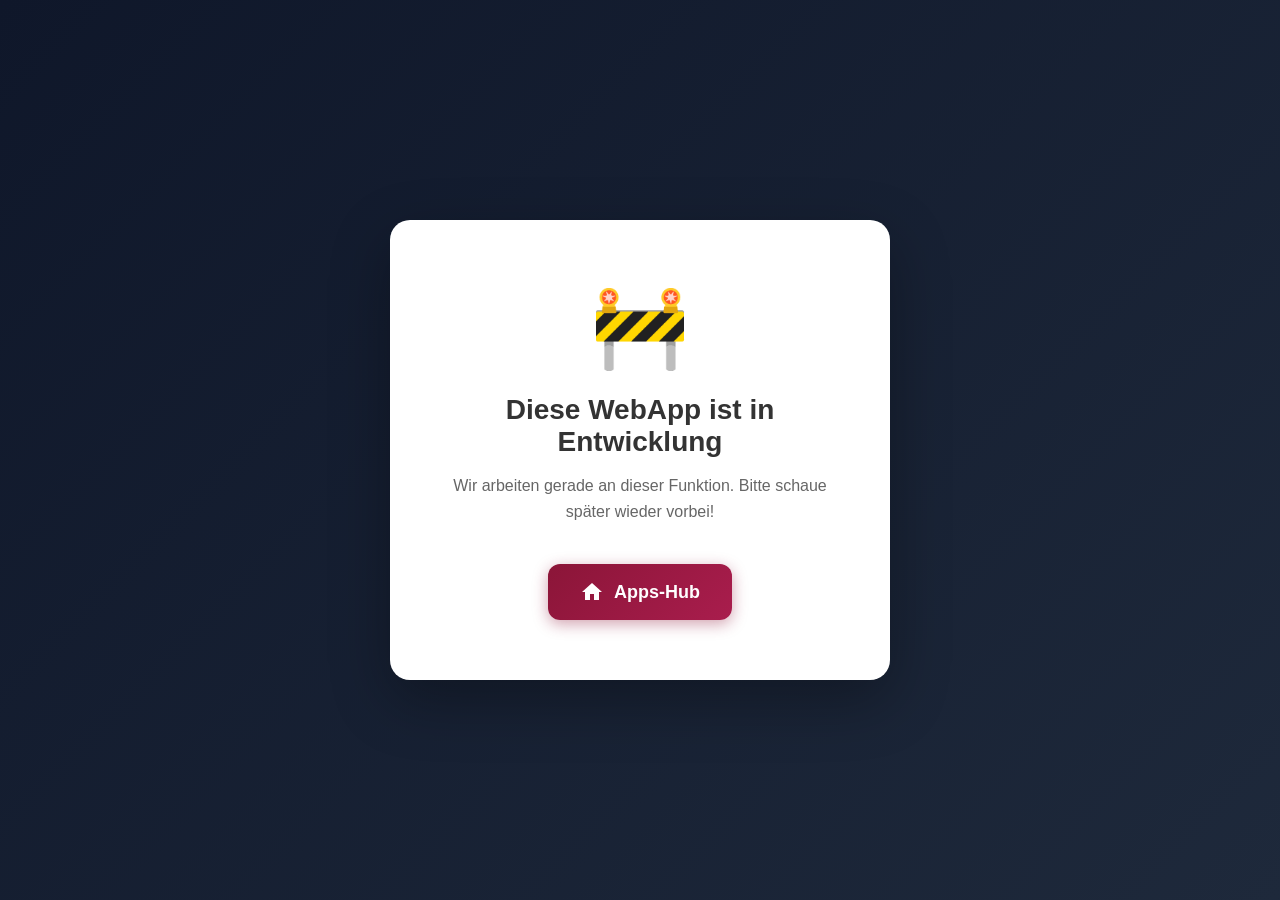
<file: Validierung.html>
<!DOCTYPE html>
<html lang="de">
<head>
    <meta charset="UTF-8">
    <meta name="viewport" content="width=device-width, initial-scale=1.0">
    <title>In Entwicklung</title>
    <style>
        * {
            margin: 0;
            padding: 0;
            box-sizing: border-box;
        }

        body {
            font-family: -apple-system, BlinkMacSystemFont, 'Segoe UI', Roboto, Oxygen, Ubuntu, Cantarell, sans-serif;
            display: flex;
            justify-content: center;
            align-items: center;
            min-height: 100vh;
            background: linear-gradient(135deg, #0f172a 0%, #1e293b 100%);
            padding: 20px;
        }
        
        .home-icon {
            width: 24px;
            height: 24px;
            fill: white;
        }

        .container {
            text-align: center;
            background: white;
            padding: 60px 40px;
            border-radius: 20px;
            box-shadow: 0 20px 60px rgba(0, 0, 0, 0.3);
            max-width: 500px;
            width: 100%;
        }

        .icon {
            font-size: 80px;
            margin-bottom: 20px;
        }

        h1 {
            font-size: 28px;
            color: #333;
            margin-bottom: 15px;
        }

        p {
            font-size: 16px;
            color: #666;
            margin-bottom: 40px;
            line-height: 1.6;
        }

        .back-button {
            display: inline-flex;
            align-items: center;
            justify-content: center;
            gap: 10px;
            padding: 16px 32px;
            background: linear-gradient(135deg, #8b1538 0%, #a91d4d 100%);
            color: white;
            text-decoration: none;
            border-radius: 12px;
            font-size: 18px;
            font-weight: 600;
            transition: all 0.3s ease;
            box-shadow: 0 4px 15px rgba(139, 21, 56, 0.4);
        }

        .back-button:hover {
            transform: translateY(-2px);
            box-shadow: 0 6px 20px rgba(139, 21, 56, 0.6);
        }

        .back-button:active {
            transform: translateY(0);
        }

        @media (max-width: 480px) {
            .container {
                padding: 40px 30px;
            }

            h1 {
                font-size: 24px;
            }

            .icon {
                font-size: 60px;
            }
        }
    </style>
</head>
<body>
    <div class="container">
        <div class="icon">🚧</div>
        <h1>Diese WebApp ist in Entwicklung</h1>
        <p>Wir arbeiten gerade an dieser Funktion. Bitte schaue später wieder vorbei!</p>
        <a href="index.html" class="back-button">
            <svg class="home-icon" viewBox="0 0 24 24" xmlns="http://www.w3.org/2000/svg">
                <path d="M10 20v-6h4v6h5v-8h3L12 3 2 12h3v8z"/>
            </svg>
            <span>Apps-Hub</span>
        </a>
    </div>
</body>
</html>
</file>
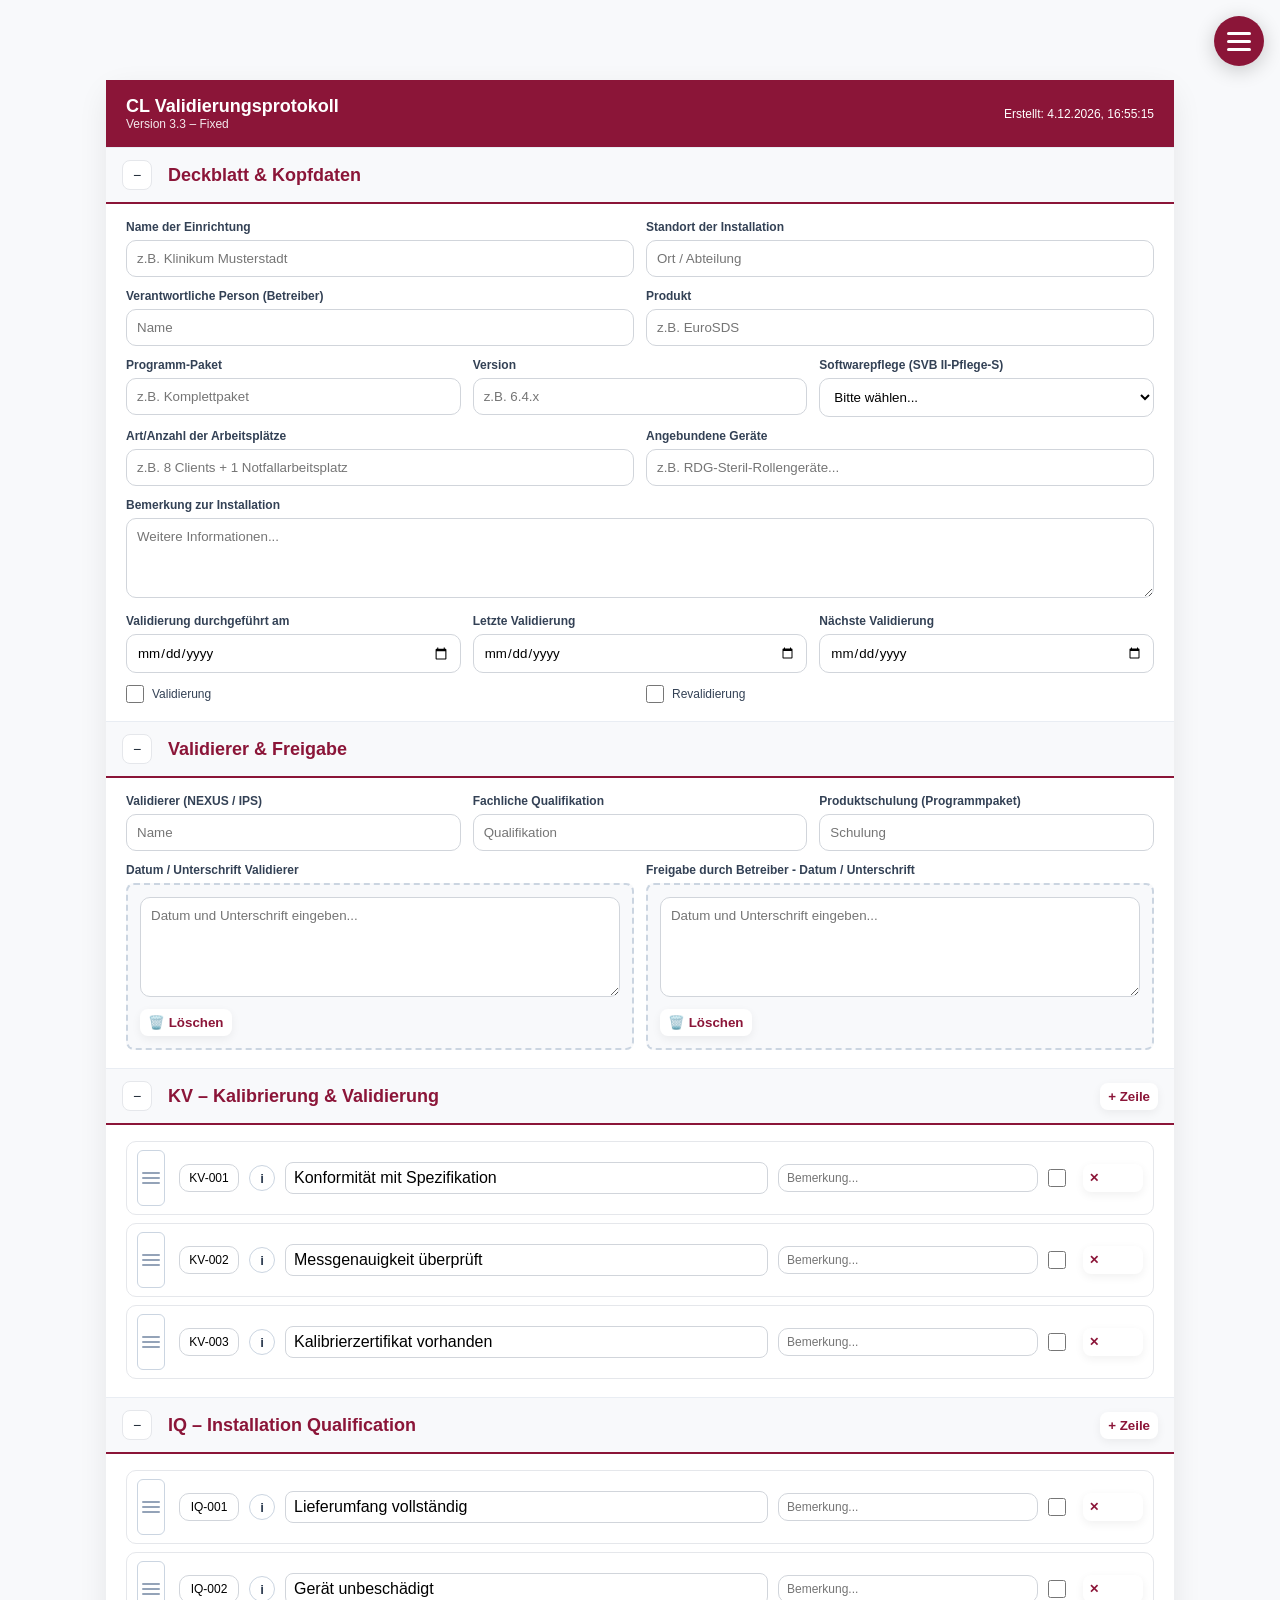
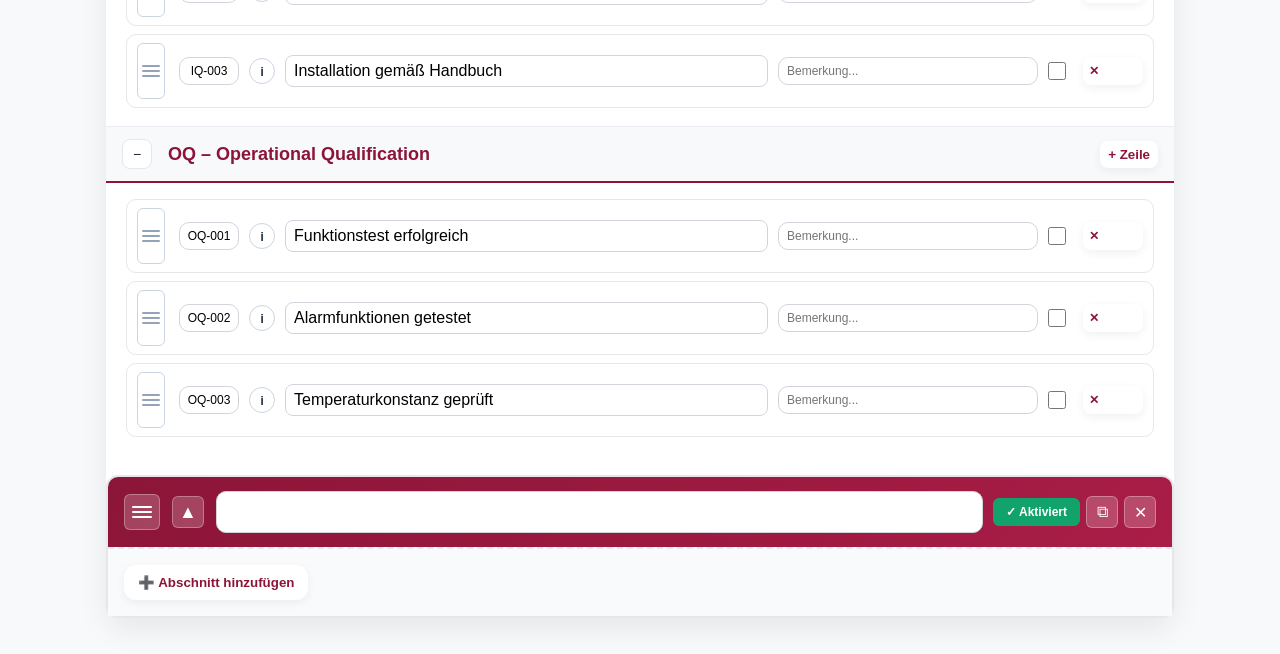
<file: validierungsprotokoll_app_v_0_2_7.html>
<!DOCTYPE html>
<html lang="de">
<head>
  <meta charset="UTF-8" />
  <meta name="viewport" content="width=device-width, initial-scale=1, maximum-scale=1, user-scalable=no" />
  <title>CL Validierungsprotokoll – v3.3 Fixed</title>
  <style>
    :root{
      --primary:#8B1538; --bg:#F8F9FB; --text:#1E2434; --card:#ffffff; --muted:#e9edf3;
      --ok:#11a36a; --warn:#d97706; --err:#c81e1e; --guide:#94a3b8;
    }
    *{box-sizing:border-box}
    html,body{height:100%}
    body{margin:0;font-family:-apple-system,BlinkMacSystemFont,Segoe UI,Roboto,Arial,sans-serif;background:var(--bg);color:var(--text)}
    
    .container{max-width:1100px;margin:0 auto;padding:16px;padding-top:80px;position:relative}
    .sheet{background:var(--card);border-radius:16px;box-shadow:0 10px 30px rgba(0,0,0,.08);overflow:visible;position:relative}
    
    /* Seitenumbruch-Markierungen */
    #pageBreakMarkers{
      position:absolute;
      left:0;
      top:80px;
      width:100%;
      pointer-events:none;
      z-index:100;
    }
    #pageBreakMarkers.hidden{display:none}
    #pageBreakMarkers .page-break-line{
      position:absolute;
      left:50%;
      transform:translateX(-50%);
      width:calc(100% - 32px);
      max-width:1100px;
      border-top:2px dashed var(--primary);
      opacity:0.4;
    }
    #pageBreakMarkers .page-break-label{
      position:absolute;
      right:40px;
      transform:translateY(-50%);
      background:var(--primary);
      color:#fff;
      padding:4px 12px;
      border-radius:20px;
      font-size:11px;
      font-weight:700;
      box-shadow:0 2px 8px rgba(139,21,56,0.3);
    }

    header{background:var(--primary);color:#fff;padding:16px 20px;display:flex;gap:16px;align-items:center;justify-content:space-between}
    header .title{font-size:18px;font-weight:700}
    header .version{opacity:.9;font-size:12px}

    /* Sticky Hamburger */
    .hamburger-container{position:fixed;top:16px;right:16px;z-index:5000}
    .hamburger-btn{width:50px;height:50px;background:var(--primary);border:none;border-radius:50%;cursor:pointer;display:flex;flex-direction:column;align-items:center;justify-content:center;gap:5px;box-shadow:0 4px 20px rgba(0,0,0,.2);transition:all 0.3s}
    .hamburger-btn:hover{transform:scale(1.05)}
    .hamburger-btn span{width:24px;height:3px;background:#fff;border-radius:2px;transition:all 0.3s}
    .hamburger-btn.active span:nth-child(1){transform:rotate(45deg) translate(5px, 5px)}
    .hamburger-btn.active span:nth-child(2){opacity:0}
    .hamburger-btn.active span:nth-child(3){transform:rotate(-45deg) translate(7px, -7px)}
    .hamburger-menu{position:fixed;top:80px;right:16px;background:#fff;border-radius:12px;box-shadow:0 10px 40px rgba(0,0,0,.2);padding:12px;display:none;flex-direction:column;gap:8px;min-width:250px;z-index:4999}
    .hamburger-menu.active{display:flex}
    .hamburger-menu .btn{width:100%;text-align:left;justify-content:flex-start}

    .btn{appearance:none;border:0;border-radius:12px;padding:10px 14px;font-weight:700;background:#ffffff;color:var(--primary);cursor:pointer;box-shadow:0 3px 10px rgba(0,0,0,.06);display:flex;align-items:center;gap:8px}
    .btn:hover{transform:translateY(-1px);box-shadow:0 5px 15px rgba(0,0,0,.1)}
    .btn.outline{background:transparent;border:2px solid #fff;color:#fff}
    .btn.danger{background:var(--err);color:#fff}
    .btn.secondary{background:#1e293b;color:#fff}
    .btn.icon{padding:6px 8px;border-radius:8px}
    .btn.switch{justify-content:space-between}

    /* Sections */
    .section{padding:18px 20px;border-top:1px solid var(--muted)}
    .section.collapsible .section-body{transition:max-height .25s ease}
    .section.collapsed .section-body{display:none}
    .section .collapse-btn{
      background:#fff;border:1px solid #e5e7eb;border-radius:8px;cursor:pointer;font-size:14px;
      width:30px;height:30px;display:grid;place-items:center;margin-right:8px;color:#1f2937
    }
    .section .collapse-btn:hover{background:#f1f5f9}
    .section h2{margin:0;font-size:18px;color:var(--primary)}
    .section-header{background:#f8f9fb;padding:12px 16px;margin:-18px -20px 16px -20px;border-bottom:2px solid var(--primary)}
    .section-header .row{display:flex;align-items:center;justify-content:space-between;gap:10px}
    .section-header .title-wrap{display:flex;align-items:center;gap:8px}

    .grid{display:grid;grid-template-columns:repeat(12,1fr);gap:12px}
    .col-3{grid-column:span 3} .col-4{grid-column:span 4} .col-6{grid-column:span 6} .col-8{grid-column:span 8} .col-12{grid-column:span 12}

    label{display:block;font-size:12px;margin-bottom:6px;color:#334155;font-weight:600}
    input[type="text"],input[type="date"],input[type="number"],textarea,select{width:100%;padding:10px;border:1px solid #d1d5db;border-radius:10px;background:#fff;outline:none;font-family:inherit}
    input[type="text"]:focus,input[type="date"]:focus,input[type="number"]:focus,textarea:focus,select:focus{border-color:var(--primary);box-shadow:0 0 0 3px rgba(139,21,56,.1)}
    textarea{min-height:80px;resize:vertical}

    /* Check-Zeilen mit Code + Move Handle */
    .list{display:flex;flex-direction:column;gap:8px}
    .check{display:flex;gap:10px;align-items:center;padding:8px 10px;border:1px solid #e5e7eb;border-radius:10px;min-height:40px}
    .check .move-btns{margin-right:4px}
    .check .tiny{width:60px;height:28px;padding:4px 6px;font-size:12px;text-align:center}
    .check .info-btn{width:26px;height:26px;display:grid;place-items:center;border:1px solid #cbd5e1;border-radius:50%;cursor:pointer;background:#fff;font-weight:700;color:#334155;line-height:1}
    .check .info-btn:before{content:'i'}
    .check .label-input{
      flex:1; min-width:140px; padding:6px 8px; border:1px solid #d1d5db; border-radius:8px; background:#fff; font:inherit; outline:none;
    }
    .check .label-input:focus{border-color:var(--primary); box-shadow:0 0 0 3px rgba(139,21,56,.10)}
    .check .note{min-width:200px;max-width:260px;font-size:12px;padding:6px 8px;height:28px}
    .check .manage{display:flex;gap:6px}
    .check .del{margin-left:4px}
    .check input[type="checkbox"]{width:18px;height:18px;margin-left:auto}

    /* Inline Checkbox */
    .checkbox-inline{display:flex;align-items:center;gap:8px}
    .checkbox-inline input[type="checkbox"]{width:18px;height:18px;margin:0}
    .checkbox-inline label{margin:0;font-weight:normal}

    /* Abstand-Abschnitt */
    .spacing-section{background:#f8f9fb;border:2px dashed #cbd5e1;border-radius:8px;padding:12px;margin:8px 0}
    .spacing-section .controls{display:flex;gap:10px;align-items:center;margin-bottom:10px}
    .spacing-section .preview{background:#fff;border:1px solid #e5e7eb;border-radius:4px;display:flex;align-items:center;justify-content:center;color:#94a3b8;font-size:13px}

    /* Text-Abschnitt */
    .text-section{background:#fff;border:1px solid #e5e7eb;border-radius:8px;padding:12px;margin:8px 0}
    .text-editor-toolbar{display:flex;gap:4px;padding:8px;background:#f8f9fb;border:1px solid #e5e7eb;border-radius:6px 6px 0 0;flex-wrap:wrap}
    .text-editor-toolbar button{padding:6px 10px;border:1px solid #d1d5db;border-radius:6px;background:#fff;cursor:pointer;font-size:13px}
    .text-editor-toolbar button:hover{background:#f1f5f9}
    .text-editor-toolbar button.active{background:#dbeafe;border-color:#3b82f6}
    .text-editor-content{min-height:120px;padding:12px;border:1px solid #e5e7eb;border-top:none;border-radius:0 0 6px 6px;background:#fff;outline:none}
    .text-editor-content:focus{border-color:#3b82f6}

    /* Bild-Abschnitt */
    .image-section{background:#fff;border:1px solid #e5e7eb;border-radius:8px;padding:12px;margin:8px 0}
    .image-upload-zone{border:2px dashed #cbd5e1;border-radius:8px;padding:20px;text-align:center;background:#f8f9fb;cursor:pointer;transition:all 0.2s}
    .image-upload-zone:hover{border-color:#8B1538;background:#fef2f2}
    .image-upload-zone.dragover{border-color:#8B1538;background:#fee2e2}
    .image-preview{display:grid;grid-template-columns:repeat(auto-fill, minmax(150px, 1fr));gap:10px;margin-top:12px}
    .image-preview-item{position:relative;border:1px solid #e5e7eb;border-radius:8px;overflow:hidden;aspect-ratio:4/3}
    .image-preview-item img{width:100%;height:100%;object-fit:cover}
    .image-preview-item .delete-btn{position:absolute;top:4px;right:4px;background:#ef4444;color:#fff;border:none;border-radius:50%;width:24px;height:24px;cursor:pointer;font-size:14px;line-height:1}
    .image-preview-item .delete-btn:hover{background:#dc2626}

    /* Signatur - Textarea */
    .sig-area{border:2px dashed #cbd5e1;border-radius:8px;padding:12px;background:#f8f9fb;min-height:120px;position:relative}
    .sig-area textarea{min-height:100px;border:1px solid #d1d5db;resize:vertical}

    /* Move Handle */
    .move-btns{display:flex;flex-direction:column;gap:2px;margin-right:4px}
    .move-handle{width:28px;height:56px;padding:4px;border:1px solid #cbd5e1;background:#fff;border-radius:6px;cursor:grab;display:flex;flex-direction:column;align-items:center;justify-content:center;gap:3px;transition:all 0.2s}
    .move-handle:hover{background:#f1f5f9;border-color:#64748b}
    .move-handle:active{cursor:grabbing;background:#e2e8f0}
    .move-handle:before{content:'';width:18px;height:2px;background:#94a3b8;border-radius:1px}
    .move-handle:after{content:'';width:18px;height:2px;background:#94a3b8;border-radius:1px}
    .move-handle span{width:18px;height:2px;background:#94a3b8;border-radius:1px;display:block}

    /* Gruppen mit Drag & Drop */
    .group{
      border:2px solid #e5e7eb;
      border-radius:12px;
      margin:20px 0;
      overflow:visible;
      background:#ffffff;
      transition:all 0.3s;
      position:relative;
    }
    .group.disabled{
      opacity:0.5;
      background:#f9fafb;
    }
    .group.collapsed .group-content{
      display:none;
    }
    .group.dragging{
      opacity:0.5;
      transform:scale(0.98);
    }
    .group.drag-over{
      border-color:var(--primary);
      border-style:dashed;
    }
    
    .group-header{
      display:flex;
      align-items:center;
      gap:10px;
      justify-content:space-between;
      background:linear-gradient(135deg, #8B1538 0%, #a91d47 100%);
      color:#fff;
      border-radius:10px 10px 0 0;
      padding:14px 16px;
      user-select:none;
    }
    .group-header:hover{
      background:linear-gradient(135deg, #9a1740 0%, #ba2250 100%);
    }
    
    .group-title-section{
      display:flex;
      align-items:center;
      gap:12px;
      flex:1;
    }
    
    .group-move-handle{
      background:rgba(255,255,255,0.2);
      border:1px solid rgba(255,255,255,0.3);
      border-radius:6px;
      width:36px;
      height:36px;
      cursor:grab;
      display:flex;
      flex-direction:column;
      align-items:center;
      justify-content:center;
      gap:3px;
      transition:all 0.2s;
    }
    .group-move-handle:hover{
      background:rgba(255,255,255,0.3);
    }
    .group-move-handle:active{
      cursor:grabbing;
    }
    .group-move-handle::before,
    .group-move-handle::after{
      content:'';
      width:20px;
      height:2px;
      background:#fff;
      border-radius:1px;
    }
    .group-move-handle span{
      width:20px;
      height:2px;
      background:#fff;
      border-radius:1px;
      display:block;
    }
    
    .group-collapse-btn{
      background:rgba(255,255,255,0.2);
      border:1px solid rgba(255,255,255,0.3);
      border-radius:6px;
      width:32px;
      height:32px;
      display:grid;
      place-items:center;
      cursor:pointer;
      color:#fff;
      font-size:18px;
      font-weight:bold;
      transition:all 0.2s;
    }
    .group-collapse-btn:hover{
      background:rgba(255,255,255,0.3);
      transform:scale(1.05);
    }
    .group.collapsed .group-collapse-btn::before{
      content:'▼';
    }
    .group:not(.collapsed) .group-collapse-btn::before{
      content:'▲';
    }
    
    .group-title-input{
      border:none;
      background:rgba(255,255,255,0.15);
      color:#fff;
      font-weight:700;
      font-size:17px;
      padding:8px 12px;
      border-radius:8px;
      min-width:200px;
      flex:1;
      outline:none;
    }
    .group-title-input::placeholder{
      color:rgba(255,255,255,0.7);
    }
    .group-title-input:focus{
      background:rgba(255,255,255,0.25);
      box-shadow:0 0 0 3px rgba(255,255,255,0.2);
    }
    
    .group-actions{
      display:flex;
      gap:6px;
      align-items:center;
    }
    
    .group-toggle{
      background:rgba(255,255,255,0.2);
      border:1px solid rgba(255,255,255,0.3);
      border-radius:6px;
      padding:6px 12px;
      color:#fff;
      font-size:12px;
      font-weight:700;
      cursor:pointer;
      transition:all 0.2s;
      white-space:nowrap;
    }
    .group-toggle:hover{
      background:rgba(255,255,255,0.3);
    }
    .group-toggle.active{
      background:#11a36a;
      border-color:#11a36a;
    }
    
    .group-btn{
      background:rgba(255,255,255,0.2);
      border:1px solid rgba(255,255,255,0.3);
      border-radius:6px;
      width:32px;
      height:32px;
      display:grid;
      place-items:center;
      cursor:pointer;
      color:#fff;
      font-size:16px;
      transition:all 0.2s;
    }
    .group-btn:hover{
      background:rgba(255,255,255,0.3);
      transform:scale(1.05);
    }
    .group-btn.duplicate::before{content:'⧉'}
    .group-btn.delete::before{content:'✕'}
    .group-btn.delete:hover{
      background:#ef4444;
      border-color:#ef4444;
    }
    
    .group-content{
      padding:0;
    }
    
    .group-add-section{
      padding:16px;
      text-align:center;
      border-top:2px dashed #e5e7eb;
      background:#f9fafb;
    }

    /* Modal */
    .modal{display:none;position:fixed;inset:0;background:rgba(0,0,0,.6);z-index:9999;align-items:center;justify-content:center}
    .modal.active{display:flex}
    .modal-content{background:#fff;border-radius:16px;padding:24px;max-width:600px;width:90%;box-shadow:0 20px 60px rgba(0,0,0,.3)}
    .modal-header{display:flex;justify-content:space-between;align-items:center;margin-bottom:20px}
    .modal-title{font-size:22px;font-weight:700;color:var(--primary)}
    .modal-close{background:transparent;border:none;font-size:28px;cursor:pointer;color:#64748b;line-height:1}
    .modal-close:hover{color:var(--primary)}
    .section-type-grid{display:grid;grid-template-columns:repeat(2,1fr);gap:12px}
    .section-type-card{padding:16px;border:2px solid #e5e7eb;border-radius:12px;cursor:pointer;text-align:center;transition:all 0.2s}
    .section-type-card:hover{border-color:var(--primary);background:#fef2f2;transform:translateY(-2px)}
    .section-type-card .icon{font-size:32px;margin-bottom:8px}
    .section-type-card .name{font-weight:700;color:var(--text)}

    /* PRINT STYLES - EXAKT 1:1 WIE UI */
    @media print {
      @page {
        size: A4;
        margin: 12mm;
      }
      
      body {
        background: #F8F9FB !important;
        padding: 0;
        margin: 0;
      }
      
      .container {
        max-width: 100%;
        padding: 0;
        padding-top: 0;
      }
      
      .sheet {
        box-shadow: 0 10px 30px rgba(0,0,0,.08);
        border-radius: 16px;
        background: #ffffff;
      }
      
      /* Verstecke NUR Steuerelemente */
      .hamburger-container,
      .hamburger-menu,
      #pageBreakMarkers,
      .group-btn,
      .group-toggle,
      .group-collapse-btn,
      .group-move-handle,
      .move-handle,
      .move-btns,
      .group-add-section,
      .check .manage,
      .check .del,
      .section-header .btn.icon,
      .sig-controls button,
      .collapse-btn,
      .image-preview-item .delete-btn,
      .text-editor-toolbar button {
        display: none !important;
      }
      
      /* Deaktivierte Gruppen ausblenden */
      .group.disabled {
        display: none !important;
      }
      
      /* Immer ausgeklappt im Druck */
      .group.collapsed .group-content,
      .section.collapsed .section-body {
        display: block !important;
      }
      
      /* EXAKTE KOPIE DER UI-STYLES */
      header {
        background: #8B1538;
        color: #fff;
        padding: 16px 20px;
      }
      
      .group-header {
        background: linear-gradient(135deg, #8B1538 0%, #a91d47 100%);
        color: #fff;
        padding: 14px 16px;
        border-radius: 10px 10px 0 0;
      }
      
      .group {
        border: 2px solid #e5e7eb;
        border-radius: 12px;
        margin: 20px 0;
        background: #ffffff;
        page-break-inside: avoid;
      }
      
      .section {
        padding: 18px 20px;
        border-top: 1px solid #e9edf3;
        page-break-inside: avoid;
      }
      
      .section-header {
        background: #f8f9fb;
        padding: 12px 16px;
        margin: -18px -20px 16px -20px;
        border-bottom: 2px solid #8B1538;
      }
      
      .check {
        border: 1px solid #e5e7eb;
        border-radius: 10px;
        padding: 8px 10px;
        display: flex;
        gap: 10px;
        align-items: center;
      }
      
      .spacing-section {
        background: #f8f9fb;
        border: 2px dashed #cbd5e1;
        border-radius: 8px;
        padding: 12px;
      }
      
      .text-section {
        background: #fff;
        border: 1px solid #e5e7eb;
        border-radius: 8px;
        padding: 12px;
      }
      
      .text-editor-toolbar {
        background: #f8f9fb;
        border: 1px solid #e5e7eb;
        padding: 8px;
        border-radius: 6px 6px 0 0;
      }
      
      .text-editor-content {
        padding: 12px;
        border: 1px solid #e5e7eb;
        border-top: none;
        border-radius: 0 0 6px 6px;
        background: #fff;
      }
      
      .image-section {
        background: #fff;
        border: 1px solid #e5e7eb;
        border-radius: 8px;
        padding: 12px;
      }
      
      .image-upload-zone {
        border: 2px dashed #cbd5e1;
        border-radius: 8px;
        padding: 20px;
        text-align: center;
        background: #f8f9fb;
      }
      
      .sig-area {
        border: 2px dashed #cbd5e1;
        border-radius: 8px;
        padding: 12px;
        background: #f8f9fb;
      }
      
      /* Behalte alle Input-Styles */
      input[type="text"],
      input[type="date"],
      input[type="number"],
      textarea,
      select {
        border: 1px solid #d1d5db;
        border-radius: 10px;
        background: #fff;
        padding: 10px;
      }
      
      .group-title-input {
        background: rgba(255,255,255,0.15);
        color: #fff;
        border: none;
        padding: 8px 12px;
        border-radius: 8px;
      }
      
      .check .tiny {
        width: 60px;
        border: 1px solid #d1d5db;
        border-radius: 8px;
        padding: 4px 6px;
        text-align: center;
      }
      
      .check .label-input {
        border: 1px solid #d1d5db;
        border-radius: 8px;
        padding: 6px 8px;
      }
      
      .check .note {
        border: 1px solid #d1d5db;
        border-radius: 8px;
        padding: 6px 8px;
      }
    }

    @media (max-width: 768px) {
      .col-3, .col-4, .col-6, .col-8 { grid-column: span 12; }
      .check { flex-wrap: wrap; }
      .check .note { min-width: 100%; max-width: 100%; }
      .group-actions { flex-wrap: wrap; }
    }
  </style>
</head>
<body>
  <!-- Hamburger-Menü -->
  <div class="hamburger-container">
    <button class="hamburger-btn" id="hamburgerBtn" aria-label="Menü">
      <span></span><span></span><span></span>
    </button>
    <div class="hamburger-menu" id="hamburgerMenu">
      <button class="btn" id="btnNewGroup">➕ Neue Gruppe</button>
      <button class="btn" id="btnNewSectionMenu">📝 Neuer Abschnitt</button>
      <button class="btn switch" id="btnPageBreaks">
        <span>Seitenumbrüche</span>
        <span id="pageBreakState">Aus</span>
      </button>
      <button class="btn" id="btnPDF">🖨️ PDF drucken</button>
      <button class="btn secondary" id="btnSave">💾 Speichern</button>
      <button class="btn secondary" id="btnLoad">📂 Laden</button>
      <button class="btn danger" id="btnReset">🔄 Reset</button>
    </div>
  </div>

  <!-- Seitenumbruch-Markierungen -->
  <div id="pageBreakMarkers" class="hidden"></div>

  <div class="container">
    <div class="sheet" id="app">
      <!-- Header -->
      <header>
        <div>
          <div class="title">CL Validierungsprotokoll</div>
          <div class="version">Version 3.3 – Fixed</div>
        </div>
        <div style="text-align:right;font-size:12px">
          <div>Erstellt: <span id="stamp"></span></div>
        </div>
      </header>

      <!-- Deckblatt & Kopfdaten -->
      <div class="section collapsible">
        <div class="section-header">
          <div class="row">
            <div class="title-wrap">
              <button class="collapse-btn">−</button>
              <h2>Deckblatt & Kopfdaten</h2>
            </div>
          </div>
        </div>
        <div class="section-body">
          <div class="grid">
            <div class="col-6">
              <label>Name der Einrichtung</label>
              <input type="text" id="nameEinrichtung" placeholder="z.B. Klinikum Musterstadt" />
            </div>
            <div class="col-6">
              <label>Standort der Installation</label>
              <input type="text" id="standortInstallation" placeholder="Ort / Abteilung" />
            </div>
            <div class="col-6">
              <label>Verantwortliche Person (Betreiber)</label>
              <input type="text" id="verantwortlichePerson" placeholder="Name" />
            </div>
            <div class="col-6">
              <label>Produkt</label>
              <input type="text" id="produkt" placeholder="z.B. EuroSDS" />
            </div>
            <div class="col-4">
              <label>Programm-Paket</label>
              <input type="text" id="programmPaket" placeholder="z.B. Komplettpaket" />
            </div>
            <div class="col-4">
              <label>Version</label>
              <input type="text" id="version" placeholder="z.B. 6.4.x" />
            </div>
            <div class="col-4">
              <label>Softwarepflege (SVB II-Pflege-S)</label>
              <select id="softwarepflege">
                <option value="">Bitte wählen...</option>
                <option value="aktiv">Aktiv</option>
                <option value="inaktiv">Inaktiv</option>
                <option value="ausstehend">Ausstehend</option>
              </select>
            </div>
            <div class="col-6">
              <label>Art/Anzahl der Arbeitsplätze</label>
              <input type="text" id="arbeitsplaetze" placeholder="z.B. 8 Clients + 1 Notfallarbeitsplatz" />
            </div>
            <div class="col-6">
              <label>Angebundene Geräte</label>
              <input type="text" id="angebundeneGeraete" placeholder="z.B. RDG-Steril-Rollengeräte..." />
            </div>
            <div class="col-12">
              <label>Bemerkung zur Installation</label>
              <textarea id="bemerkungInstallation" placeholder="Weitere Informationen..."></textarea>
            </div>
            <div class="col-4">
              <label>Validierung durchgeführt am</label>
              <input type="date" id="validierungDatum" />
            </div>
            <div class="col-4">
              <label>Letzte Validierung</label>
              <input type="date" id="letzteValidierung" />
            </div>
            <div class="col-4">
              <label>Nächste Validierung</label>
              <input type="date" id="naechsteValidierung" />
            </div>
            <div class="col-6">
              <div class="checkbox-inline">
                <input type="checkbox" id="checkValidierung" />
                <label for="checkValidierung">Validierung</label>
              </div>
            </div>
            <div class="col-6">
              <div class="checkbox-inline">
                <input type="checkbox" id="checkRevalidierung" />
                <label for="checkRevalidierung">Revalidierung</label>
              </div>
            </div>
          </div>
        </div>
      </div>

      <!-- Validierer & Freigabe -->
      <div class="section collapsible">
        <div class="section-header">
          <div class="row">
            <div class="title-wrap">
              <button class="collapse-btn">−</button>
              <h2>Validierer & Freigabe</h2>
            </div>
          </div>
        </div>
        <div class="section-body">
          <div class="grid">
            <div class="col-4">
              <label>Validierer (NEXUS / IPS)</label>
              <input type="text" id="validiererName" placeholder="Name" />
            </div>
            <div class="col-4">
              <label>Fachliche Qualifikation</label>
              <input type="text" id="qualifikation" placeholder="Qualifikation" />
            </div>
            <div class="col-4">
              <label>Produktschulung (Programmpaket)</label>
              <input type="text" id="produktschulung" placeholder="Schulung" />
            </div>
            <div class="col-6">
              <label>Datum / Unterschrift Validierer</label>
              <div class="sig-area">
                <textarea id="unterschriftValidierer" placeholder="Datum und Unterschrift eingeben..."></textarea>
                <div class="sig-controls" style="justify-content:flex-end;margin-top:8px">
                  <button class="btn icon" data-clear-text="unterschriftValidierer">🗑️ Löschen</button>
                </div>
              </div>
            </div>
            <div class="col-6">
              <label>Freigabe durch Betreiber - Datum / Unterschrift</label>
              <div class="sig-area">
                <textarea id="freigabeBetreiber" placeholder="Datum und Unterschrift eingeben..."></textarea>
                <div class="sig-controls" style="justify-content:flex-end;margin-top:8px">
                  <button class="btn icon" data-clear-text="freigabeBetreiber">🗑️ Löschen</button>
                </div>
              </div>
            </div>
          </div>
        </div>
      </div>

      <!-- KV -->
      <div class="section collapsible">
        <div class="section-header">
          <div class="row">
            <div class="title-wrap">
              <button class="collapse-btn">−</button>
              <h2>KV – Kalibrierung & Validierung</h2>
            </div>
            <button class="btn icon" onclick="addKV()">+ Zeile</button>
          </div>
        </div>
        <div class="section-body">
          <div class="list" id="kvList"></div>
        </div>
      </div>

      <!-- IQ -->
      <div class="section collapsible">
        <div class="section-header">
          <div class="row">
            <div class="title-wrap">
              <button class="collapse-btn">−</button>
              <h2>IQ – Installation Qualification</h2>
            </div>
            <button class="btn icon" onclick="addIQ()">+ Zeile</button>
          </div>
        </div>
        <div class="section-body">
          <div class="list" id="iqList"></div>
        </div>
      </div>

      <!-- OQ -->
      <div class="section collapsible">
        <div class="section-header">
          <div class="row">
            <div class="title-wrap">
              <button class="collapse-btn">−</button>
              <h2>OQ – Operational Qualification</h2>
            </div>
            <button class="btn icon" onclick="addOQ()">+ Zeile</button>
          </div>
        </div>
        <div class="section-body">
          <div class="list" id="oqList"></div>
        </div>
      </div>

      <!-- Dynamische Gruppen (Verschiebbar) -->
      <div id="groupsContainer"></div>
    </div>
  </div>

  <!-- Modal für Abschnittstypen -->
  <div class="modal" id="sectionTypeModal">
    <div class="modal-content">
      <div class="modal-header">
        <div class="modal-title">Abschnittstyp wählen</div>
        <button class="modal-close" id="sectionTypeClose">×</button>
      </div>
      <div class="section-type-grid">
        <div class="section-type-card" data-type="checklist">
          <div class="icon">✓</div>
          <div class="name">Checkliste</div>
        </div>
        <div class="section-type-card" data-type="spacing">
          <div class="icon">↕</div>
          <div class="name">Abstand</div>
        </div>
        <div class="section-type-card" data-type="text">
          <div class="icon">📝</div>
          <div class="name">Text</div>
        </div>
        <div class="section-type-card" data-type="image">
          <div class="icon">🖼</div>
          <div class="name">Bilder</div>
        </div>
      </div>
    </div>
  </div>

  <script>
    'use strict';
    function $(s){ return document.querySelector(s); }
    function $$(s){ return document.querySelectorAll(s); }
    function clone(o){ return JSON.parse(JSON.stringify(o)); }

    /* State */
    var appState = {
      nameEinrichtung:'', standortInstallation:'', verantwortlichePerson:'', produkt:'',
      programmPaket:'', version:'', softwarepflege:'', arbeitsplaetze:'', angebundeneGeraete:'',
      bemerkungInstallation:'', validierungDatum:'', letzteValidierung:'', naechsteValidierung:'',
      checkValidierung:false, checkRevalidierung:false,
      validiererName:'', qualifikation:'', produktschulung:'',
      unterschriftValidierer:'', freigabeBetreiber:'',
      kv:[], iq:[], oq:[],
      groups:[]
    };

    var currentGroupIndex = 0;

    /* Defaults */
    var defaultKV=[
      {text:'Konformität mit Spezifikation', ok:false, note:'', code:'KV-001', info:'Prüfung der technischen Spezifikationen'},
      {text:'Messgenauigkeit überprüft', ok:false, note:'', code:'KV-002', info:'Vergleich mit kalibriertem Referenzgerät'},
      {text:'Kalibrierzertifikat vorhanden', ok:false, note:'', code:'KV-003', info:'Aktuelles Zertifikat vom akkreditierten Labor'}
    ];
    var iqItems=[
      {text:'Lieferumfang vollständig', ok:false, note:'', code:'IQ-001', info:'Alle Komponenten und Zubehör vorhanden'},
      {text:'Gerät unbeschädigt', ok:false, note:'', code:'IQ-002', info:'Sichtprüfung auf Transportschäden'},
      {text:'Installation gemäß Handbuch', ok:false, note:'', code:'IQ-003', info:'Befolgen der Herstellervorgaben'}
    ];
    var oqItems=[
      {text:'Funktionstest erfolgreich', ok:false, note:'', code:'OQ-001', info:'Alle Basisfunktionen getestet'},
      {text:'Alarmfunktionen getestet', ok:false, note:'', code:'OQ-002', info:'Akustische und optische Alarme'},
      {text:'Temperaturkonstanz geprüft', ok:false, note:'', code:'OQ-003', info:'24h-Monitoring durchgeführt'}
    ];

    /* Persistence */
    var formFields = [
      'nameEinrichtung','standortInstallation','verantwortlichePerson','produkt',
      'programmPaket','version','softwarepflege','arbeitsplaetze','angebundeneGeraete',
      'bemerkungInstallation','validierungDatum','letzteValidierung','naechsteValidierung',
      'checkValidierung','checkRevalidierung',
      'validiererName','qualifikation','produktschulung',
      'unterschriftValidierer','freigabeBetreiber'
    ];

    function sync(){
      formFields.forEach(function(k){
        var el = document.getElementById(k);
        if(el){
          if(el.type === 'checkbox') appState[k] = el.checked;
          else appState[k] = el.value;
        }
      });
      localStorage.setItem('validierung_v3_fixed', JSON.stringify(appState));
    }

    function loadState(){
      try{
        var stored = localStorage.getItem('validierung_v3_fixed');
        if(!stored) return false;
        var data = JSON.parse(stored);
        Object.assign(appState, data);
        formFields.forEach(function(k){
          var el = document.getElementById(k);
          if(el){
            if(el.type === 'checkbox') el.checked = appState[k] || false;
            else el.value = appState[k] || '';
          }
        });
        return true;
      }catch(e){ return false; }
    }

    function exportJSON(){
      var blob = new Blob([JSON.stringify(appState, null, 2)], {type:'application/json'});
      var a = document.createElement('a');
      a.href = URL.createObjectURL(blob);
      a.download = 'validierung_'+Date.now()+'.json';
      a.click();
    }

    function importJSON(){
      var input = document.createElement('input');
      input.type = 'file';
      input.accept = 'application/json';
      input.onchange = function(){
        var file = input.files[0];
        if(!file) return;
        var reader = new FileReader();
        reader.onload = function(e){
          try{
            var data = JSON.parse(e.target.result);
            Object.assign(appState, data);
            renderAll();
            alert('✓ Daten erfolgreich geladen');
          }catch(err){ alert('✗ Fehler beim Laden: '+err.message); }
        };
        reader.readAsText(file);
      };
      input.click();
    }

    function resetAll(){
      if(!confirm('Alle Daten löschen?')) return;
      localStorage.removeItem('validierung_v3_fixed');
      location.reload();
    }

    /* Listen (KV/IQ/OQ) mit Code + Move Handle + funktionierendem Delete */
    function renderList(selector, items, onUpdate){
      var container = document.querySelector(selector);
      if(!container) return;
      container.innerHTML = '';
      items.forEach(function(item, i){
        var row = document.createElement('div');
        row.className = 'check';
        row.innerHTML = `
          <div class="move-btns">
            <div class="move-handle" draggable="true" data-index="${i}">
              <span></span>
            </div>
          </div>
          <input type="text" class="tiny" value="${item.code||''}" placeholder="Code" />
          <button class="info-btn" title="${item.info||''}"></button>
          <input type="text" class="label-input" value="${item.text}" placeholder="Prüfpunkt..." />
          <input type="text" class="note" value="${item.note||''}" placeholder="Bemerkung..." />
          <input type="checkbox" ${item.ok?'checked':''} />
          <div class="manage">
            <button class="btn icon tiny del">✕</button>
          </div>
        `;

        var codeInput = row.querySelector('.tiny');
        var labelInput = row.querySelector('.label-input');
        var noteInput = row.querySelector('.note');
        var checkbox = row.querySelector('input[type="checkbox"]');
        var delBtn = row.querySelector('.del');

        codeInput.oninput = function(){ item.code = codeInput.value; onUpdate(); };
        labelInput.oninput = function(){ item.text = labelInput.value; onUpdate(); };
        noteInput.oninput = function(){ item.note = noteInput.value; onUpdate(); };
        checkbox.onchange = function(){ item.ok = checkbox.checked; onUpdate(); };
        
        // FIXED: Delete Button
        delBtn.onclick = function(e){
          e.preventDefault();
          e.stopPropagation();
          items.splice(i, 1);
          renderList(selector, items, onUpdate);
          onUpdate();
        };

        // Drag & Drop
        var handle = row.querySelector('.move-handle');
        handle.ondragstart = function(e){ 
          e.dataTransfer.effectAllowed='move'; 
          e.dataTransfer.setData('text/plain', i); 
        };
        row.ondragover = function(e){ 
          e.preventDefault(); 
          e.dataTransfer.dropEffect='move'; 
        };
        row.ondrop = function(e){
          e.preventDefault();
          var from = parseInt(e.dataTransfer.getData('text/plain'));
          var to = i;
          if(from !== to){
            var movedItem = items.splice(from, 1)[0];
            items.splice(to, 0, movedItem);
            renderList(selector, items, onUpdate);
            onUpdate();
          }
        };

        container.appendChild(row);
      });
    }

    /* Collapse */
    function initCollapsibles(){
      $$('.section.collapsible').forEach(function(section){
        var btn = section.querySelector('.collapse-btn');
        if(!btn) return;
        btn.onclick = function(){
          section.classList.toggle('collapsed');
          btn.textContent = section.classList.contains('collapsed') ? '+' : '−';
        };
      });
    }

    /* Gruppen rendern mit Drag & Drop */
    function drawGroups(){
      var host = document.getElementById('groupsContainer');
      if(!host) return;
      host.innerHTML = '';

      if(!appState.groups || appState.groups.length === 0){
        appState.groups = [{ id: Date.now(), title:'Gruppe 1', enabled:true, collapsed:false, sections:[] }];
      }

      appState.groups.forEach(function(g, gIdx){
        var group = document.createElement('div');
        group.className = 'group';
        group.setAttribute('draggable', 'true');
        group.setAttribute('data-group-index', gIdx);
        if(!g.enabled) group.classList.add('disabled');
        if(g.collapsed) group.classList.add('collapsed');

        // Drag & Drop für Gruppen
        group.ondragstart = function(e){
          e.stopPropagation();
          group.classList.add('dragging');
          e.dataTransfer.effectAllowed = 'move';
          e.dataTransfer.setData('text/plain', gIdx);
        };
        
        group.ondragend = function(e){
          group.classList.remove('dragging');
          $$('.group').forEach(function(g){ g.classList.remove('drag-over'); });
        };
        
        group.ondragover = function(e){
          e.preventDefault();
          e.stopPropagation();
          var dragging = $('.group.dragging');
          if(dragging && dragging !== group){
            e.dataTransfer.dropEffect = 'move';
            group.classList.add('drag-over');
          }
        };
        
        group.ondragleave = function(e){
          if(!group.contains(e.relatedTarget)){
            group.classList.remove('drag-over');
          }
        };
        
        group.ondrop = function(e){
          e.preventDefault();
          e.stopPropagation();
          group.classList.remove('drag-over');
          
          var fromIndex = parseInt(e.dataTransfer.getData('text/plain'));
          var toIndex = gIdx;
          
          if(fromIndex !== toIndex){
            var movedGroup = appState.groups.splice(fromIndex, 1)[0];
            appState.groups.splice(toIndex, 0, movedGroup);
            drawGroups();
            sync();
          }
        };

        var header = document.createElement('div');
        header.className = 'group-header';
        
        var titleSection = document.createElement('div');
        titleSection.className = 'group-title-section';
        
        // Move Handle
        var moveHandle = document.createElement('div');
        moveHandle.className = 'group-move-handle';
        moveHandle.innerHTML = '<span></span>';
        moveHandle.title = 'Gruppe verschieben';
        
        var collapseBtn = document.createElement('div');
        collapseBtn.className = 'group-collapse-btn';
        collapseBtn.onclick = function(e){
          e.stopPropagation();
          g.collapsed = !g.collapsed;
          drawGroups();
          sync();
        };
        
        var titleInput = document.createElement('input');
        titleInput.type = 'text';
        titleInput.className = 'group-title-input';
        titleInput.value = g.title || 'Gruppe ' + (gIdx + 1);
        titleInput.placeholder = 'Gruppenname...';
        titleInput.oninput = function(e){
          e.stopPropagation();
          g.title = titleInput.value;
          sync();
        };
        titleInput.onclick = function(e){ e.stopPropagation(); };
        titleInput.ondragstart = function(e){ e.preventDefault(); };
        
        titleSection.appendChild(moveHandle);
        titleSection.appendChild(collapseBtn);
        titleSection.appendChild(titleInput);
        
        var actions = document.createElement('div');
        actions.className = 'group-actions';
        
        var toggleBtn = document.createElement('div');
        toggleBtn.className = 'group-toggle' + (g.enabled ? ' active' : '');
        toggleBtn.textContent = g.enabled ? '✓ Aktiviert' : '✗ Deaktiviert';
        toggleBtn.onclick = function(e){
          e.stopPropagation();
          g.enabled = !g.enabled;
          drawGroups();
          sync();
        };
        
        var duplicateBtn = document.createElement('div');
        duplicateBtn.className = 'group-btn duplicate';
        duplicateBtn.title = 'Gruppe duplizieren';
        duplicateBtn.onclick = function(e){
          e.stopPropagation();
          var newGroup = clone(g);
          newGroup.id = Date.now() + Math.random();
          newGroup.title = g.title + ' (Kopie)';
          appState.groups.splice(gIdx + 1, 0, newGroup);
          drawGroups();
          sync();
        };
        
        // FIXED: Delete Button
        var deleteBtn = document.createElement('div');
        deleteBtn.className = 'group-btn delete';
        deleteBtn.title = 'Gruppe löschen';
        deleteBtn.onclick = function(e){
          e.preventDefault();
          e.stopPropagation();
          if(confirm('Gruppe "' + g.title + '" wirklich löschen?')){
            appState.groups.splice(gIdx, 1);
            drawGroups();
            sync();
          }
        };
        
        actions.appendChild(toggleBtn);
        actions.appendChild(duplicateBtn);
        actions.appendChild(deleteBtn);
        
        header.appendChild(titleSection);
        header.appendChild(actions);
        
        var content = document.createElement('div');
        content.className = 'group-content';
        
        if(!g.sections) g.sections = [];
        
        g.sections.forEach(function(s, sIdx){
          var sectionDiv = document.createElement('div');
          sectionDiv.className = 'section';
          
          if(s.type === 'checklist') renderChecklistSection(sectionDiv, s, g.sections, sIdx);
          else if(s.type === 'spacing') renderSpacingSection(sectionDiv, s, g.sections, sIdx);
          else if(s.type === 'text') renderTextSection(sectionDiv, s, g.sections, sIdx);
          else if(s.type === 'image') renderImageSection(sectionDiv, s, g.sections, sIdx);
          
          content.appendChild(sectionDiv);
        });
        
        var addSection = document.createElement('div');
        addSection.className = 'group-add-section';
        var addBtn = document.createElement('button');
        addBtn.className = 'btn';
        addBtn.innerHTML = '➕ Abschnitt hinzufügen';
        addBtn.onclick = function(){
          currentGroupIndex = gIdx;
          addDynamicSection();
        };
        addSection.appendChild(addBtn);
        content.appendChild(addSection);
        
        group.appendChild(header);
        group.appendChild(content);
        host.appendChild(group);
      });

      updatePageBreaks();
      initCollapsibles();
    }

    /* Checklisten-Abschnitt mit Code + Move Handle + funktionierendem Delete */
    function renderChecklistSection(host, section, sections, sIdx){
      var header = document.createElement('div');
      header.className = 'section-header';
      header.innerHTML = `
        <div class="row">
          <div class="title-wrap">
            <button class="collapse-btn">−</button>
            <input type="text" value="${section.title||'Checkliste'}" placeholder="Titel..." 
                   style="border:1px solid transparent;background:transparent;font-weight:700;color:var(--primary);font-size:18px;padding:4px 6px;border-radius:8px" />
          </div>
          <div style="display:flex;gap:8px">
            <button class="btn icon add-row-btn">+ Zeile</button>
            <button class="btn icon del-section-btn">✕</button>
          </div>
        </div>
      `;
      
      var titleInput = header.querySelector('input');
      titleInput.oninput = function(){ section.title = titleInput.value; sync(); };
      
      var addBtn = header.querySelector('.add-row-btn');
      addBtn.onclick = function(e){
        e.preventDefault();
        e.stopPropagation();
        if(!section.rows) section.rows = [];
        section.rows.push({text:'Neuer Punkt', ok:false, note:'', code:''});
        renderChecklistSection(host, section, sections, sIdx);
        sync();
      };
      
      // FIXED: Delete Button
      var delBtn = header.querySelector('.del-section-btn');
      delBtn.onclick = function(e){
        e.preventDefault();
        e.stopPropagation();
        if(confirm('Abschnitt löschen?')){
          sections.splice(sIdx, 1);
          drawGroups();
          sync();
        }
      };
      
      var body = document.createElement('div');
      body.className = 'section-body';
      var list = document.createElement('div');
      list.className = 'list';
      
      if(!section.rows) section.rows = [];
      section.rows.forEach(function(row, rIdx){
        var rowDiv = document.createElement('div');
        rowDiv.className = 'check';
        rowDiv.innerHTML = `
          <div class="move-btns">
            <div class="move-handle" draggable="true">
              <span></span>
            </div>
          </div>
          <input type="text" class="tiny" value="${row.code||''}" placeholder="Code" />
          <input type="text" class="label-input" value="${row.text}" placeholder="Punkt..." />
          <input type="text" class="note" value="${row.note||''}" placeholder="Bemerkung..." />
          <input type="checkbox" ${row.ok?'checked':''} />
          <button class="btn icon tiny del">✕</button>
        `;
        
        var codeInput = rowDiv.querySelector('.tiny');
        var labelInput = rowDiv.querySelector('.label-input');
        var noteInput = rowDiv.querySelector('.note');
        var checkbox = rowDiv.querySelector('input[type="checkbox"]');
        var delRowBtn = rowDiv.querySelector('.del');
        
        codeInput.oninput = function(){ row.code = codeInput.value; sync(); };
        labelInput.oninput = function(){ row.text = labelInput.value; sync(); };
        noteInput.oninput = function(){ row.note = noteInput.value; sync(); };
        checkbox.onchange = function(){ row.ok = checkbox.checked; sync(); };
        
        // FIXED: Delete Button
        delRowBtn.onclick = function(e){
          e.preventDefault();
          e.stopPropagation();
          section.rows.splice(rIdx, 1);
          renderChecklistSection(host, section, sections, sIdx);
          sync();
        };
        
        // Drag & Drop
        var handle = rowDiv.querySelector('.move-handle');
        handle.ondragstart = function(e){ 
          e.dataTransfer.effectAllowed='move'; 
          e.dataTransfer.setData('text/plain', rIdx); 
        };
        rowDiv.ondragover = function(e){ 
          e.preventDefault(); 
          e.dataTransfer.dropEffect='move'; 
        };
        rowDiv.ondrop = function(e){
          e.preventDefault();
          var from = parseInt(e.dataTransfer.getData('text/plain'));
          var to = rIdx;
          if(from !== to){
            var movedRow = section.rows.splice(from, 1)[0];
            section.rows.splice(to, 0, movedRow);
            renderChecklistSection(host, section, sections, sIdx);
            sync();
          }
        };
        
        list.appendChild(rowDiv);
      });
      
      body.appendChild(list);
      host.innerHTML = '';
      host.appendChild(header);
      host.appendChild(body);
      
      var collapseBtn = header.querySelector('.collapse-btn');
      collapseBtn.onclick = function(){
        host.classList.toggle('collapsed');
        collapseBtn.textContent = host.classList.contains('collapsed') ? '+' : '−';
      };
    }

    /* Abstand-Abschnitt */
    function renderSpacingSection(host, section, sections, sIdx){
      if(!section.heightCm) section.heightCm = 5;
      
      var header = document.createElement('div');
      header.className = 'section-header';
      header.innerHTML = `
        <div class="row">
          <h2>Abstand</h2>
          <button class="btn icon del">✕</button>
        </div>
      `;
      
      // FIXED: Delete Button
      var delBtn = header.querySelector('.del');
      delBtn.onclick = function(e){
        e.preventDefault();
        e.stopPropagation();
        if(confirm('Abschnitt löschen?')){
          sections.splice(sIdx, 1);
          drawGroups();
          sync();
        }
      };
      
      var body = document.createElement('div');
      body.className = 'section-body';
      body.innerHTML = `
        <div class="spacing-section">
          <div class="controls">
            <label style="margin:0">Höhe (cm):</label>
            <input type="number" value="${section.heightCm}" min="1" max="20" style="width:80px" />
          </div>
          <div class="preview" style="height:${section.heightCm * 10}px">↕ ${section.heightCm} cm Abstand</div>
        </div>
      `;
      
      var heightInput = body.querySelector('input[type="number"]');
      var preview = body.querySelector('.preview');
      heightInput.oninput = function(){
        section.heightCm = parseFloat(heightInput.value) || 5;
        preview.style.height = (section.heightCm * 10) + 'px';
        preview.textContent = '↕ ' + section.heightCm + ' cm Abstand';
        sync();
      };
      
      host.innerHTML = '';
      host.appendChild(header);
      host.appendChild(body);
    }

    /* Text-Abschnitt */
    function renderTextSection(host, section, sections, sIdx){
      if(!section.content) section.content = '';
      
      var header = document.createElement('div');
      header.className = 'section-header';
      header.innerHTML = `
        <div class="row">
          <input type="text" value="${section.title||'Text'}" placeholder="Titel..." 
                 style="border:1px solid transparent;background:transparent;font-weight:700;color:var(--primary);font-size:18px;padding:4px 6px;border-radius:8px" />
          <button class="btn icon del">✕</button>
        </div>
      `;
      
      var titleInput = header.querySelector('input');
      titleInput.oninput = function(){ section.title = titleInput.value; sync(); };
      
      // FIXED: Delete Button
      var delBtn = header.querySelector('.del');
      delBtn.onclick = function(e){
        e.preventDefault();
        e.stopPropagation();
        if(confirm('Abschnitt löschen?')){
          sections.splice(sIdx, 1);
          drawGroups();
          sync();
        }
      };
      
      var body = document.createElement('div');
      body.className = 'section-body';
      body.innerHTML = `
        <div class="text-section">
          <div class="text-editor-toolbar">
            <button data-cmd="bold"><strong>B</strong></button>
            <button data-cmd="italic"><em>I</em></button>
            <button data-cmd="underline"><u>U</u></button>
          </div>
          <div class="text-editor-content" contenteditable="true">${section.content}</div>
        </div>
      `;
      
      var editor = body.querySelector('.text-editor-content');
      var toolbar = body.querySelector('.text-editor-toolbar');
      
      editor.oninput = function(){
        section.content = editor.innerHTML;
        sync();
      };
      
      toolbar.querySelectorAll('button').forEach(function(btn){
        btn.onclick = function(){
          document.execCommand(btn.getAttribute('data-cmd'), false, null);
          editor.focus();
        };
      });
      
      host.innerHTML = '';
      host.appendChild(header);
      host.appendChild(body);
    }

    /* Bild-Abschnitt */
    function renderImageSection(host, section, sections, sIdx){
      if(!section.images) section.images = [];
      
      var header = document.createElement('div');
      header.className = 'section-header';
      header.innerHTML = `
        <div class="row">
          <input type="text" value="${section.title||'Bilder'}" placeholder="Titel..." 
                 style="border:1px solid transparent;background:transparent;font-weight:700;color:var(--primary);font-size:18px;padding:4px 6px;border-radius:8px" />
          <button class="btn icon del">✕</button>
        </div>
      `;
      
      var titleInput = header.querySelector('input');
      titleInput.oninput = function(){ section.title = titleInput.value; sync(); };
      
      // FIXED: Delete Button
      var delBtn = header.querySelector('.del');
      delBtn.onclick = function(e){
        e.preventDefault();
        e.stopPropagation();
        if(confirm('Abschnitt löschen?')){
          sections.splice(sIdx, 1);
          drawGroups();
          sync();
        }
      };
      
      var body = document.createElement('div');
      body.className = 'section-body';
      body.innerHTML = `
        <div class="image-section">
          <div class="image-upload-zone">
            📸 Klicken oder Bilder hierher ziehen
            <input type="file" accept="image/*" multiple style="display:none" />
          </div>
          <div class="image-preview"></div>
        </div>
      `;
      
      var zone = body.querySelector('.image-upload-zone');
      var fileInput = zone.querySelector('input[type="file"]');
      var preview = body.querySelector('.image-preview');
      
      zone.onclick = function(){ fileInput.click(); };
      
      zone.ondragover = function(e){
        e.preventDefault();
        zone.classList.add('dragover');
      };
      zone.ondragleave = function(){ zone.classList.remove('dragover'); };
      zone.ondrop = function(e){
        e.preventDefault();
        zone.classList.remove('dragover');
        handleFiles(e.dataTransfer.files);
      };
      
      fileInput.onchange = function(){ handleFiles(fileInput.files); };
      
      function handleFiles(files){
        Array.from(files).forEach(function(file){
          if(!file.type.startsWith('image/')) return;
          var reader = new FileReader();
          reader.onload = function(e){
            section.images.push(e.target.result);
            renderImageSection(host, section, sections, sIdx);
            sync();
          };
          reader.readAsDataURL(file);
        });
      }
      
      section.images.forEach(function(src, imgIdx){
        var item = document.createElement('div');
        item.className = 'image-preview-item';
        item.innerHTML = `
          <img src="${src}" />
          <button class="delete-btn">✕</button>
        `;
        var delImgBtn = item.querySelector('.delete-btn');
        delImgBtn.onclick = function(e){
          e.preventDefault();
          e.stopPropagation();
          section.images.splice(imgIdx, 1);
          renderImageSection(host, section, sections, sIdx);
          sync();
        };
        preview.appendChild(item);
      });
      
      host.innerHTML = '';
      host.appendChild(header);
      host.appendChild(body);
    }

    /* Modal */
    var pendingSectionCallback = null;
    function showSectionTypeModal(cb){
      pendingSectionCallback = cb;
      $('#sectionTypeModal').classList.add('active');
    }
    function closeSectionTypeModal(){
      $('#sectionTypeModal').classList.remove('active');
      pendingSectionCallback = null;
    }
    
    $('#sectionTypeClose').onclick = closeSectionTypeModal;
    $('#sectionTypeModal').onclick = function(e){
      if(e.target === this) closeSectionTypeModal();
    };
    
    $$('.section-type-card').forEach(function(card){
      card.onclick = function(){
        var type = card.getAttribute('data-type');
        if(pendingSectionCallback){
          var cb = pendingSectionCallback;
          closeSectionTypeModal();
          cb(type);
        }
      };
    });

    function addDynamicSection(){
      showSectionTypeModal(function(type){
        var g = appState.groups[currentGroupIndex];
        if(!g){
          appState.groups = [{ id: Date.now(), title:'Gruppe 1', enabled:true, collapsed:false, sections:[] }];
          g = appState.groups[0];
          currentGroupIndex = 0;
        }
        
        var section = {
          type: type || 'checklist',
          title: 'Neuer Abschnitt',
          id: Date.now()
        };
        
        if(section.type === 'checklist') section.rows = [];
        if(section.type === 'spacing') section.heightCm = 5;
        if(section.type === 'text') section.content = '';
        if(section.type === 'image') section.images = [];
        
        if(!g.sections) g.sections = [];
        g.sections.push(section);
        
        drawGroups();
        sync();
      });
    }

    /* Seitenumbruch-Markierungen */
    var pageBreaksOn = false;
    function updatePageBreaks(){
      var container = document.getElementById('pageBreakMarkers');
      if(!container) return;
      container.innerHTML = '';
      if(!pageBreaksOn) return;

      var contentEl = document.getElementById('app');
      var totalH = Math.max(contentEl.scrollHeight, contentEl.offsetHeight);
      
      var pageHeightPx = 1032;
      var count = Math.floor(totalH / pageHeightPx);
      
      for(var i = 1; i <= count; i++){
        var y = i * pageHeightPx;
        
        var line = document.createElement('div');
        line.className = 'page-break-line';
        line.style.top = y + 'px';
        
        var label = document.createElement('div');
        label.className = 'page-break-label';
        label.style.top = y + 'px';
        label.textContent = 'Seite ' + (i + 1);
        
        container.appendChild(line);
        container.appendChild(label);
      }
    }

    /* Init */
    function addKV(){ appState.kv.push({text:'Neue KV-Anforderung', ok:false, note:'', code:'', info:''}); renderAll(); sync(); }
    function addIQ(){ appState.iq.push({text:'Neue IQ-Prüfung', ok:false, note:'', code:'', info:''}); renderAll(); sync(); }
    function addOQ(){ appState.oq.push({text:'Neue OQ-Prüfung', ok:false, note:'', code:'', info:''}); renderAll(); sync(); }

    function renderAll(){
      renderList('#kvList', appState.kv, sync);
      renderList('#iqList', appState.iq, sync);
      renderList('#oqList', appState.oq, sync);
      drawGroups();
    }

    function initAll(){
      var btn = $('#hamburgerBtn');
      var menu = $('#hamburgerMenu');
      if(btn && menu){
        btn.onclick = function(e){
          e.stopPropagation();
          btn.classList.toggle('active');
          menu.classList.toggle('active');
        };
        document.addEventListener('click', function(e){
          if(!menu.contains(e.target) && !btn.contains(e.target)){
            btn.classList.remove('active');
            menu.classList.remove('active');
          }
        });
      }

      if(!loadState()){
        appState.kv = clone(defaultKV);
        appState.iq = clone(iqItems);
        appState.oq = clone(oqItems);
        appState.groups = [{ id: Date.now(), title:'Gruppe 1', enabled:true, collapsed:false, sections:[] }];
      }
      renderAll();
      $('#stamp').textContent = (new Date()).toLocaleString('de-DE');

      $('#btnSave').onclick = exportJSON;
      $('#btnLoad').onclick = importJSON;
      $('#btnPDF').onclick = function(){
        btn.classList.remove('active');
        menu.classList.remove('active');
        window.print();
      };
      $('#btnReset').onclick = resetAll;
      $('#btnNewSectionMenu').onclick = function(e){
        e.preventDefault();
        e.stopPropagation();
        addDynamicSection();
        setTimeout(function(){
          btn.classList.remove('active');
          menu.classList.remove('active');
        }, 100);
      };
      $('#btnNewGroup').onclick = function(){
        appState.groups.push({
          id: Date.now() + Math.random(),
          title: 'Neue Gruppe',
          enabled: true,
          collapsed: false,
          sections: []
        });
        currentGroupIndex = appState.groups.length - 1;
        drawGroups();
        sync();
      };
      
      $('#btnPageBreaks').onclick = function(){
        pageBreaksOn = !pageBreaksOn;
        var overlay = $('#pageBreakMarkers');
        overlay.classList.toggle('hidden', !pageBreaksOn);
        $('#pageBreakState').textContent = pageBreaksOn ? 'An' : 'Aus';
        requestAnimationFrame(function(){
          updatePageBreaks();
          requestAnimationFrame(updatePageBreaks);
        });
      };

      $$('[data-clear-text]').forEach(function(b){
        b.addEventListener('click', function(){
          var id = b.getAttribute('data-clear-text');
          var el = document.getElementById(id);
          if(el) el.value = '';
          sync();
        });
      });

      formFields.forEach(function(id){
        var el = document.getElementById(id);
        if(el){
          if(el.type === 'checkbox') el.onchange = sync;
          else el.oninput = sync;
        }
      });

      if(window.ResizeObserver){
        new ResizeObserver(updatePageBreaks).observe($('#app'));
      }
      window.addEventListener('resize', updatePageBreaks);
      new MutationObserver(function(){
        if(pageBreaksOn) updatePageBreaks();
      }).observe($('#app'), {childList:true, subtree:true});
    }

    if(document.readyState === 'loading'){
      window.addEventListener('DOMContentLoaded', initAll);
    } else {
      initAll();
    }
  </script>
</body>
</html>
</file>
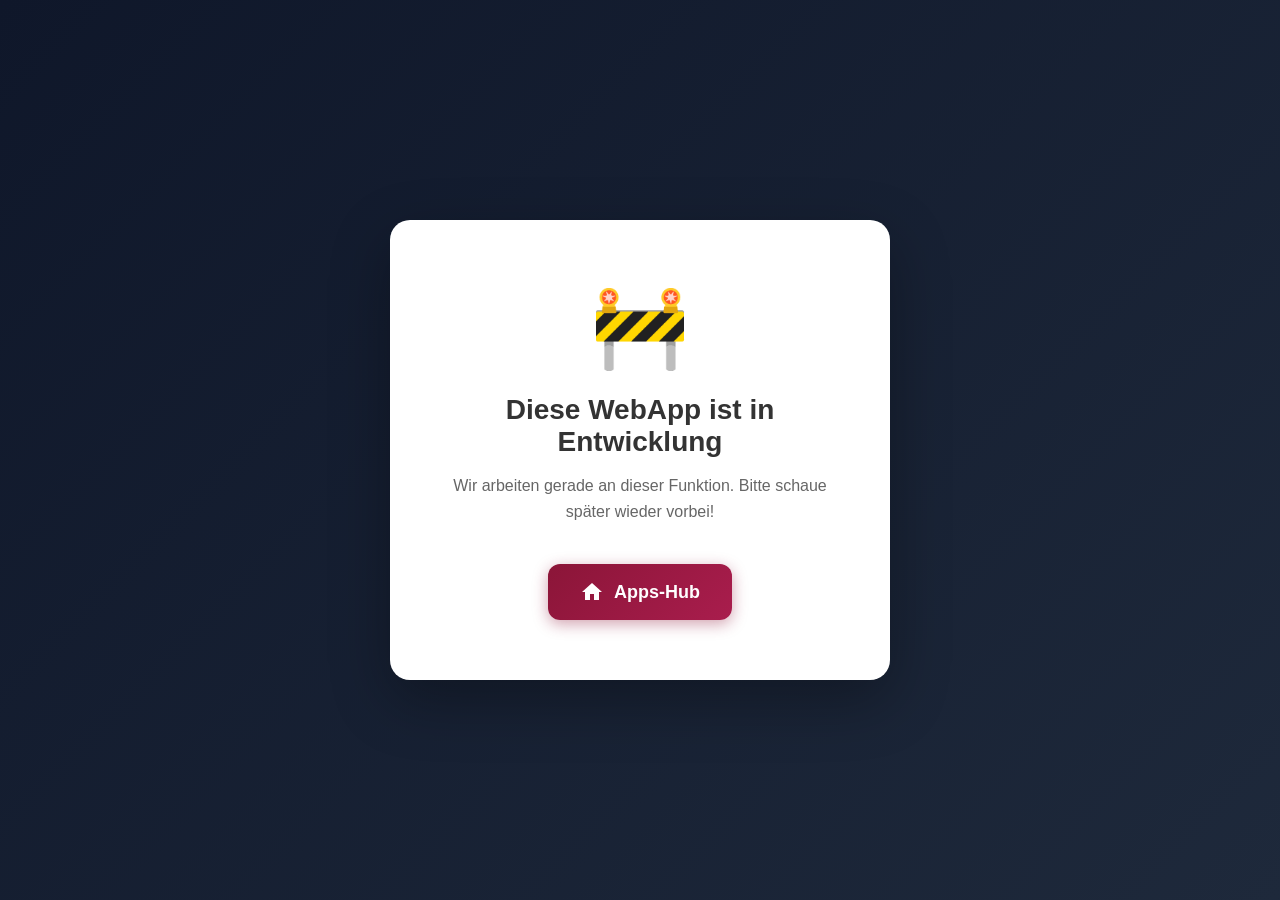
<file: Wissen.html>
<!DOCTYPE html>
<html lang="de">
<head>
    <meta charset="UTF-8">
    <meta name="viewport" content="width=device-width, initial-scale=1.0">
    <title>In Entwicklung</title>
    <style>
        * {
            margin: 0;
            padding: 0;
            box-sizing: border-box;
        }

        body {
            font-family: -apple-system, BlinkMacSystemFont, 'Segoe UI', Roboto, Oxygen, Ubuntu, Cantarell, sans-serif;
            display: flex;
            justify-content: center;
            align-items: center;
            min-height: 100vh;
            background: linear-gradient(135deg, #0f172a 0%, #1e293b 100%);
            padding: 20px;
        }
        
        .home-icon {
            width: 24px;
            height: 24px;
            fill: white;
        }

        .container {
            text-align: center;
            background: white;
            padding: 60px 40px;
            border-radius: 20px;
            box-shadow: 0 20px 60px rgba(0, 0, 0, 0.3);
            max-width: 500px;
            width: 100%;
        }

        .icon {
            font-size: 80px;
            margin-bottom: 20px;
        }

        h1 {
            font-size: 28px;
            color: #333;
            margin-bottom: 15px;
        }

        p {
            font-size: 16px;
            color: #666;
            margin-bottom: 40px;
            line-height: 1.6;
        }

        .back-button {
            display: inline-flex;
            align-items: center;
            justify-content: center;
            gap: 10px;
            padding: 16px 32px;
            background: linear-gradient(135deg, #8b1538 0%, #a91d4d 100%);
            color: white;
            text-decoration: none;
            border-radius: 12px;
            font-size: 18px;
            font-weight: 600;
            transition: all 0.3s ease;
            box-shadow: 0 4px 15px rgba(139, 21, 56, 0.4);
        }

        .back-button:hover {
            transform: translateY(-2px);
            box-shadow: 0 6px 20px rgba(139, 21, 56, 0.6);
        }

        .back-button:active {
            transform: translateY(0);
        }

        @media (max-width: 480px) {
            .container {
                padding: 40px 30px;
            }

            h1 {
                font-size: 24px;
            }

            .icon {
                font-size: 60px;
            }
        }
    </style>
</head>
<body>
    <div class="container">
        <div class="icon">🚧</div>
        <h1>Diese WebApp ist in Entwicklung</h1>
        <p>Wir arbeiten gerade an dieser Funktion. Bitte schaue später wieder vorbei!</p>
        <a href="index.html" class="back-button">
            <svg class="home-icon" viewBox="0 0 24 24" xmlns="http://www.w3.org/2000/svg">
                <path d="M10 20v-6h4v6h5v-8h3L12 3 2 12h3v8z"/>
            </svg>
            <span>Apps-Hub</span>
        </a>
    </div>
</body>
</html>
</file>
